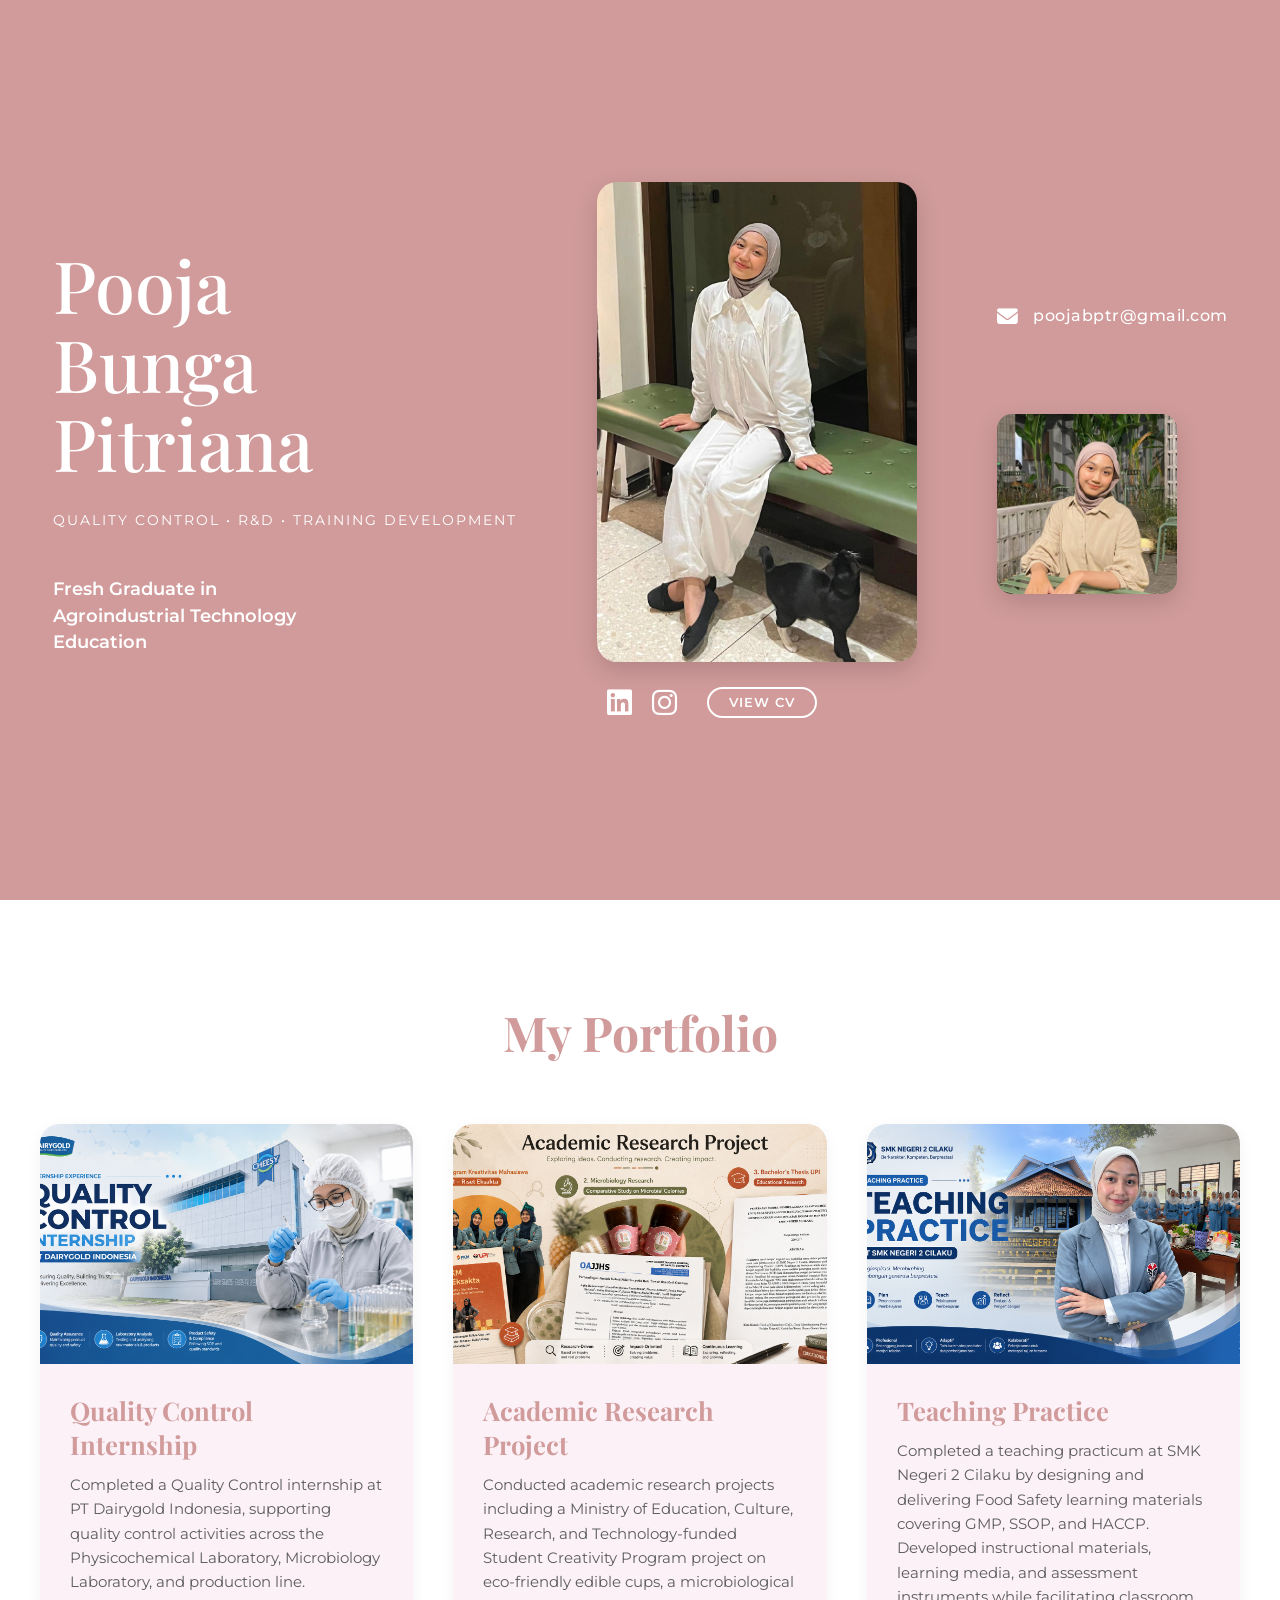
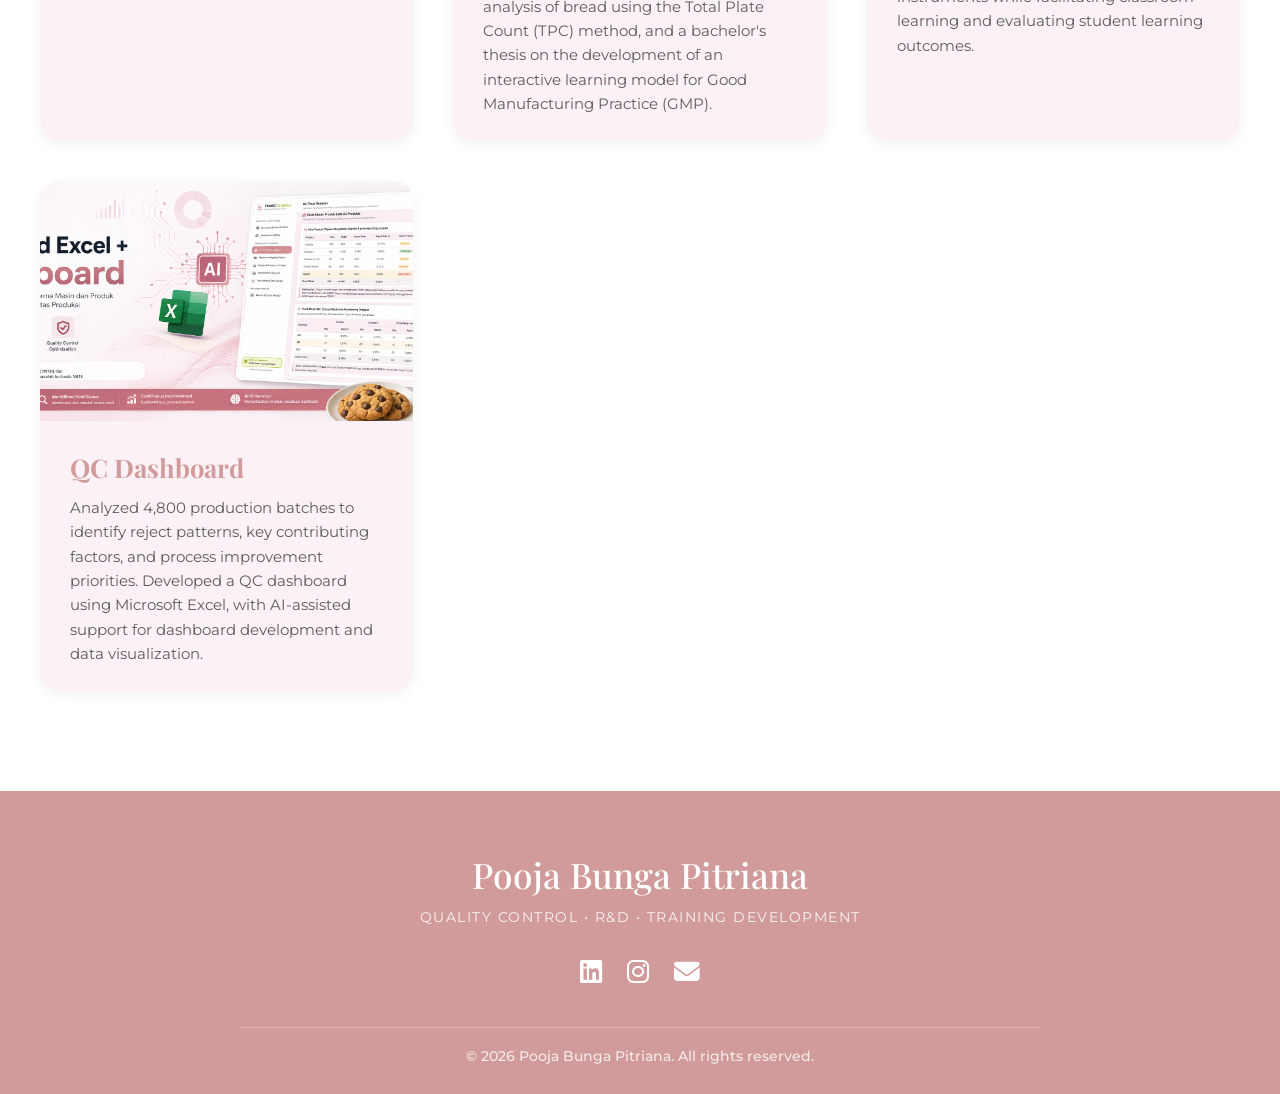
<file: index.html>
<!DOCTYPE html>
<html lang="en">
<head> 
    <meta charset="UTF-8">
    <meta name="viewport" content="width=device-width, initial-scale=1.0">
    <title>Pooja Bunga Pitriana</title>
    <meta name="description" content="Official portfolio of Pooja Bunga Pitriana, a fresh graduate in Agroindustrial Technology Education specializing in Quality Control, R&D, and Training Development.">
    <meta name="keywords" content="Pooja Bunga Pitriana, Quality Control, R&D, Training Development, Agroindustrial Technology Education">
    <meta name="author" content="Pooja Bunga Pitriana">

    <!-- Open Graph / Facebook / LinkedIn / WhatsApp -->
    <meta property="og:type" content="website">
    <meta property="og:url" content="https://poojabunga.my.id/"> <!-- Ganti dengan URL website asli Anda -->
    <meta property="og:title" content="Pooja Bunga Pitriana | Portfolio">
    <meta property="og:description" content="Explore the professional portfolio of Pooja Bunga Pitriana, specializing in Quality Control, R&D, and Training Development.">
    <meta property="og:image" content="https://poojabunga.my.id/FOTO_UTAMA.jpg"> <!-- Ganti dengan URL absolut foto Anda -->

    <!-- Schema.org Markup for Google (Structured Data) -->
    <script type="application/ld+json">
    {
      "@context": "https://schema.org",
      "@type": "Person",
      "name": "Pooja Bunga Pitriana",
      "url": "https://poojabunga.my.id/",
      "image": "https://poojabunga.my.id//FOTO_UTAMA.jpg",
      "sameAs": [
        "https://www.linkedin.com/in/poojabunga/",
        "https://www.instagram.com/poojabp_/"
      ],
      "jobTitle": "Quality Control, R&D, and Training Development Professional",
      "alumniOf": {
        "@type": "EducationalOrganization",
        "name": "Agroindustrial Technology Education"
      }
    }
    </script>
    
    <!-- Import Google Fonts -->
    <link rel="icon" type="image/x-icon" href="favicon.ico">
    <link rel="preconnect" href="https://fonts.googleapis.com">
    <link rel="preconnect" href="https://fonts.gstatic.com" crossorigin>
    <link href="https://fonts.googleapis.com/css2?family=Playfair+Display:wght@400;500;700&family=Montserrat:wght@400;500;600&display=swap" rel="stylesheet">
    
    <!-- Import FontAwesome for Social Icons -->
    <link rel="stylesheet" href="https://cdnjs.cloudflare.com/ajax/libs/font-awesome/6.4.0/css/all.min.css">

    <style>
        /* --- Variabel Warna --- */
        :root {
            --primary-pink: #d19b9b;
            --primary-green: #b2c22b;
            --bg-pink: #fbf1f7;
            --text-dark: #5c5c5c;
            --text-light: #ffffff;
        }

        * {
            margin: 0;
            padding: 0;
            box-sizing: border-box;
        }

        body {
            font-family: 'Montserrat', sans-serif;
            overflow-x: hidden;
            background-color: var(--text-light); /* Background putih untuk keseluruhan web */
        }

        /* =========================================
           BAGIAN 1: HERO SECTION (Atas)
           ========================================= */
        .hero-section {
            background-color: var(--primary-pink); 
            color: var(--text-light); 
            display: flex;
            justify-content: center;
            align-items: center;
            min-height: 100vh;
            padding: 40px;
        }

        .container {
            display: flex;
            flex-direction: row;
            justify-content: center;
            align-items: center;
            width: 100%;
            max-width: 1400px;
            gap: 80px; 
        }

        /* --- Kolom Kiri --- */
        .left-col {
            display: flex;
            flex-direction: column;
            justify-content: center;
        }

        .name {
            font-family: 'Playfair Display', serif;
            font-size: 4.5rem;
            font-weight: 500;
            line-height: 1.1;
            margin-bottom: 30px;
            color: var(--text-light);
        }

        .roles {
            margin-bottom: 40px;
        }

        .roles p {
            font-size: 0.85rem;
            letter-spacing: 2px;
            margin-bottom: 8px;
            text-transform: uppercase;
            color: var(--text-light);
        }

        .description {
            font-size: 1.1rem;
            font-weight: 600;
            line-height: 1.5;
            color: var(--text-light);
        }

        /* --- Kolom Tengah --- */
        .center-col {
            display: flex;
            flex-direction: column;
            align-items: center;
        }

        .main-img {
            width: 320px;
            height: 480px;
            object-fit: cover;
            border-radius: 20px;
            box-shadow: 0 8px 25px rgba(0,0,0,0.15);
        }

        .social-icons {
            display: flex;
            gap: 20px;
            margin-top: 25px;
            align-self: flex-start;
            padding-left: 10px;
            align-items: center;
        }

        .social-icons > a > i {
            font-size: 1.8rem;
            color: var(--text-light);
            cursor: pointer;
            transition: opacity 0.3s ease;
        }

        .social-icons > a > i:hover {
            opacity: 0.7;
        }

        .cv-button {
            display: inline-flex;
            align-items: center;
            padding: 6px 20px; 
            margin-left: 10px; 
            border: 2px solid var(--text-light);
            border-radius: 25px;
            color: var(--text-light);
            text-decoration: none;
            font-size: 0.8rem; 
            font-weight: 600;
            text-transform: uppercase;
            letter-spacing: 1px;
            transition: all 0.3s ease;
        }

        .cv-button i {
            font-size: 1rem;
            margin-right: 8px; 
            transition: color 0.3s ease;
        }

        .cv-button:hover {
            background-color: var(--text-light);
            color: var(--primary-pink); 
        }

        .cv-button:hover i {
            color: var(--primary-pink); 
        }

        /* --- Kolom Kanan --- */
        .right-col {
            display: flex;
            flex-direction: column;
            justify-content: center;
            align-items: flex-start; 
        }

        .contact-info {
            margin-bottom: 70px;
        }

        .contact-info a {
            display: flex;
            align-items: center;
            font-size: 1rem;
            color: var(--text-light);
            text-decoration: none;
            margin-bottom: 18px;
            font-weight: 500;
            letter-spacing: 0.5px;
        }

        .contact-info a i {
            margin-right: 15px;
            font-size: 1.3rem; 
        }

        .sec-img {
            width: 180px;
            height: 180px;
            object-fit: cover;
            border-radius: 15px;
            box-shadow: 0 8px 25px rgba(0,0,0,0.15);
        }


        /* =========================================
           BAGIAN 2: PORTFOLIO SECTION (Tengah)
           ========================================= */
        .portfolio-section {
            background-color: var(--text-light); 
            padding: 100px 40px;
            text-align: center;
        }

        .portfolio-header {
            font-family: 'Playfair Display', serif;
            font-size: 3rem;
            color: var(--primary-pink);
            margin-bottom: 60px;
            font-weight: 700;
        }

        .portfolio-grid {
            display: grid;
            grid-template-columns: repeat(auto-fit, minmax(320px, 1fr));
            gap: 40px;
            max-width: 1200px;
            margin: 0 auto;
        }

        .portfolio-card {
            background-color: var(--bg-pink); 
            border-radius: 20px;
            overflow: hidden;
            box-shadow: 0 4px 15px rgba(0,0,0,0.05);
            transition: transform 0.3s ease, box-shadow 0.3s ease;
            text-align: left;
        }

        .portfolio-card:hover {
            transform: translateY(-10px); 
            box-shadow: 0 10px 25px rgba(209, 155, 155, 0.2);
        }

        .portfolio-card img {
            width: 100%;
            height: 240px;
            object-fit: cover;
        }

        .portfolio-content {
            padding: 25px 30px;
        }

        .portfolio-content h3 {
            font-family: 'Playfair Display', serif;
            font-size: 1.6rem;
            margin-bottom: 12px;
        }

        .portfolio-content h3 a {
            text-decoration: none;
            color: var(--primary-pink);
            transition: color 0.3s ease;
        }

        .portfolio-content h3 a:hover {
            color: var(--primary-green); 
        }

        .portfolio-content p {
            font-size: 0.95rem;
            color: var(--text-dark);
            line-height: 1.6;
        }

        /* =========================================
           BAGIAN 3: FOOTER SECTION (Bawah)
           ========================================= */
        .footer {
            background-color: var(--primary-pink);
            color: var(--text-light);
            padding: 60px 20px 30px;
            text-align: center;
        }

        .footer-content {
            max-width: 800px;
            margin: 0 auto;
            display: flex;
            flex-direction: column;
            align-items: center;
        }

        .footer-name {
            font-family: 'Playfair Display', serif;
            font-size: 2.2rem;
            margin-bottom: 10px;
            font-weight: 500;
        }

        .footer-tagline {
            font-size: 0.9rem;
            letter-spacing: 1.5px;
            margin-bottom: 30px;
            opacity: 0.9;
            text-transform: uppercase;
        }

        .footer-socials {
            display: flex;
            gap: 25px;
            margin-bottom: 40px;
        }

        .footer-socials a {
            color: var(--text-light);
            font-size: 1.6rem;
            transition: transform 0.3s ease, color 0.3s ease;
        }

        .footer-socials a:hover {
            color: var(--primary-green);
            transform: translateY(-4px); /* Animasi sedikit melompat saat dihover */
        }

        .footer-bottom {
            border-top: 1px solid rgba(255, 255, 255, 0.3);
            padding-top: 20px;
            width: 100%;
            font-size: 0.85rem;
            opacity: 0.8;
            font-weight: 500;
        }

        /* --- Responsif --- */
        @media (max-width: 1200px) {
            .container { gap: 40px; }
            .name { font-size: 3.5rem; }
            .main-img { width: 280px; height: 420px; }
            .sec-img { width: 160px; height: 160px; }
        }

        @media (max-width: 860px) {
            .container {
                flex-direction: column;
                text-align: center;
                gap: 50px;
            }
            .right-col { align-items: center; }
            .social-icons { align-self: center; padding-left: 0; }
            .cv-button { margin-left: 0; }
            .center-col { order: -1; }
            
            .portfolio-header { font-size: 2.5rem; }
            .footer-name { font-size: 1.8rem; }
            .footer-tagline { font-size: 0.75rem; }
        }
    </style>
</head>
<body>

    <!-- ================= HERO SECTION ================= -->
    <section class="hero-section">
        <div class="container">
            <!-- Kolom Kiri -->
            <div class="left-col">
                <h1 class="name">Pooja<br>Bunga<br>Pitriana</h1>
                
                <div class="roles">
                    <p>Quality Control • R&D • Training Development</p>
                </div>
                
                <div class="description">
                    <p>Fresh Graduate in<br>Agroindustrial Technology<br>Education</p>
                </div>
            </div>

            <!-- Kolom Tengah -->
            <div class="center-col">
                <img src="FOTO_UTAMA.jpg" alt="Portrait of Pooja Bunga Pitriana - Quality Control and R&D Professional" class="main-img">
                
                <div class="social-icons">
                    <a href="https://www.linkedin.com/in/poojabunga/" target="_blank">
                        <i class="fab fa-linkedin"></i>
                    </a>
                    <a href="https://www.instagram.com/poojabp_/" target="_blank">
                        <i class="fab fa-instagram"></i>
                    </a>
                    <a href="cv/" class="cv-button">
                        View CV
                    </a>
                </div>
            </div>

            <!-- Kolom Kanan -->
            <div class="right-col">
                <div class="contact-info">
                    <a href="mailto:poojabptr@gmail.com">
                        <i class="fas fa-envelope"></i> poojabptr@gmail.com
                    </a>
                </div>
                
                <img src="FOTO_KECIL.jpg" alt="Pooja Bunga Pitriana secondary portrait" class="sec-img">
            </div>
        </div>
    </section>

    <!-- ================= PORTFOLIO SECTION ================= -->
    <section class="portfolio-section">
        <h2 class="portfolio-header">My Portfolio</h2>
        
        <div class="portfolio-grid">
            
            <!-- Portfolio Item 1 -->
            <div class="portfolio-card">
                <img src="portofolio/portfolio1/header.png" alt="Quality Control Internship Project at PT Dairygold Indonesia">
                <div class="portfolio-content">
                    <h3><a href="portofolio/portfolio1/">Quality Control Internship</a></h3>
                    <p>Completed a Quality Control internship at PT Dairygold Indonesia, supporting quality control activities across the Physicochemical Laboratory, Microbiology Laboratory, and production line.</p>
                </div>
            </div>

            <!-- Portfolio Item 2 -->
            <div class="portfolio-card">
                <img src="portofolio/portfolio2/header.png" alt="Academic Research Project in Agroindustrial Technology">
                <div class="portfolio-content">
                    <h3><a href="portofolio/portfolio2/">Academic Research Project</a></h3>
                    <p>Conducted academic research projects including a Ministry of Education, Culture, Research, and Technology-funded Student Creativity Program project on eco-friendly edible cups, a microbiological analysis of bread using the Total Plate Count (TPC) method, and a bachelor's thesis on the development of an interactive learning model for Good Manufacturing Practice (GMP).</p>
                </div>
            </div>

            <!-- Portfolio Item 3 -->
            <div class="portfolio-card">
                <img src="portofolio/portfolio3/header.png" alt="Teaching Practice and Food Safety Instructional Materials">
                <div class="portfolio-content">
                    <h3><a href="portofolio/portfolio3/">Teaching Practice</a></h3>
                    <p>Completed a teaching practicum at SMK Negeri 2 Cilaku by designing and delivering Food Safety learning materials covering GMP, SSOP, and HACCP. Developed instructional materials, learning media, and assessment instruments while facilitating classroom learning and evaluating student learning outcomes.</p>
                </div>
            </div>

            <!-- Portfolio Item 4 -->
            <div class="portfolio-card">
                <img src="portofolio/portfolio4/header.png" alt="Teaching Practice and Food Safety Instructional Materials">
                <div class="portfolio-content">
                    <h3><a href="portofolio/portfolio4/">QC Dashboard</a></h3>
                    <p>Analyzed 4,800 production batches to identify reject patterns, key contributing factors, and process improvement priorities. Developed a QC dashboard using Microsoft Excel, with AI-assisted support for dashboard development and data visualization.</p>
                </div>
            </div>

        </div>
    </section>

    <!-- ================= FOOTER SECTION ================= -->
    <footer class="footer">
        <div class="footer-content">
            <!-- Menampilkan nama lagi dengan font Serif sebagai branding -->
            <h2 class="footer-name">Pooja Bunga Pitriana</h2>
            <p class="footer-tagline">Quality Control &bull; R&D &bull; Training Development</p>
            
            <div class="footer-socials">
                <a href="https://www.linkedin.com/in/poojabunga/" target="_blank"><i class="fab fa-linkedin"></i></a>
                <a href="https://www.instagram.com/poojabp_/" target="_blank"><i class="fab fa-instagram"></i></a>
                <a href="mailto:poojabptr@gmail.com"><i class="fas fa-envelope"></i></a>
            </div>

            <div class="footer-bottom">
                <p>&copy; 2026 Pooja Bunga Pitriana. All rights reserved.</p>
            </div>
        </div>
    </footer>

</body>
</html>
</file>
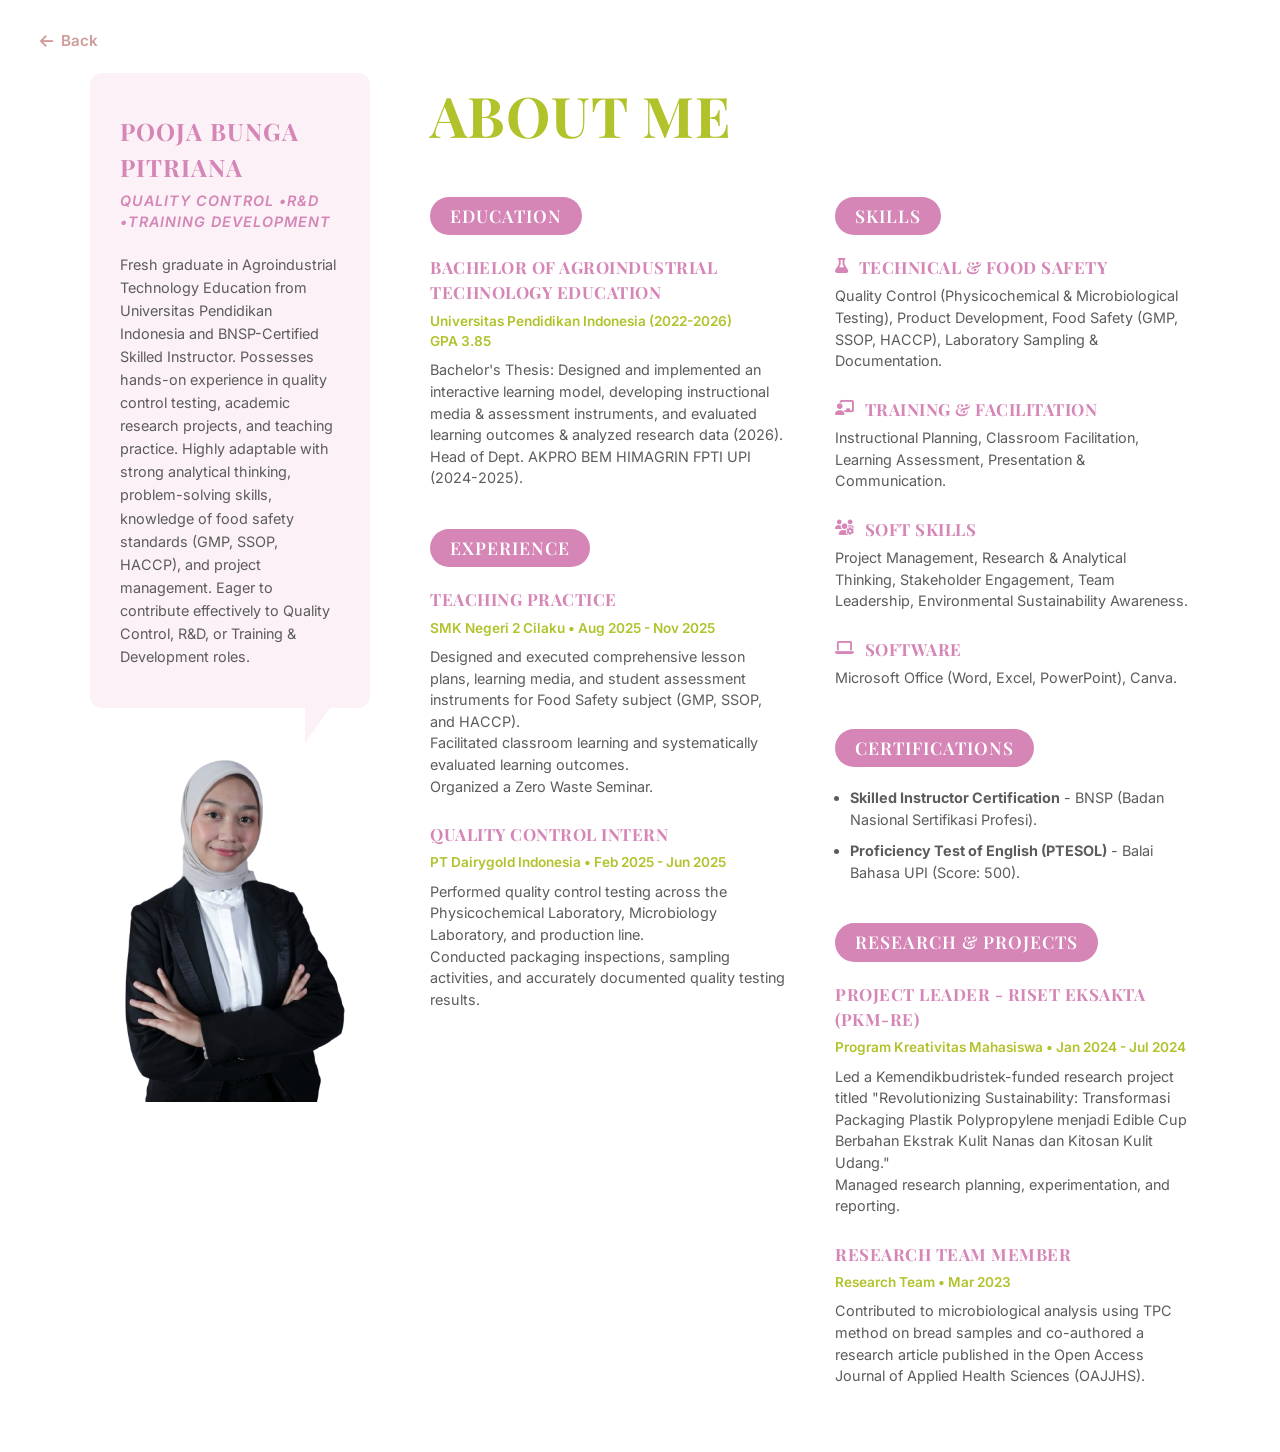
<file: cv/index.html>
<!DOCTYPE html>
<html lang="id">
<head>
    <meta charset="UTF-8">
    <meta name="viewport" content="width=device-width, initial-scale=1.0">
    <title>CV - Pooja Bunga Pitriana</title>
    <!-- Import Google Fonts -->
    <link href="https://fonts.googleapis.com/css2?family=Inter:wght@400;500;600&family=Playfair+Display:ital,wght@0,600;0,700;1,600&display=swap" rel="stylesheet">
    <!-- FontAwesome for Icons -->
    <link rel="stylesheet" href="https://cdnjs.cloudflare.com/ajax/libs/font-awesome/6.4.0/css/all.min.css">
    
    <style>
        /* CSS Variables for colors */
        :root {
            --primary-pink: #d586b7;
            --primary-green: #b2c22b;
            --bg-pink: #fbf1f7;
            --text-dark: #5c5c5c;
            --text-light: #ffffff;
            --font-serif: 'Playfair Display', serif;
            --font-sans: 'Inter', sans-serif;
        }

        body {
            margin: 0;
            padding: 0;
            font-family: var(--font-sans);
            background-color: #ffffff;
            color: var(--text-dark);
            line-height: 1.5;
        }

        /* BACK BUTTON CSS */
        .back-btn {
            display: inline-flex;
            align-items: center;
            margin: 30px 0 0 40px; 
            color: #d19b9b;
            text-decoration: none;
            font-family: var(--font-sans);
            font-weight: 600;
            font-size: 0.95em;
            transition: color 0.3s ease;
        }

        .back-btn:hover {
            color: var(--primary-pink); 
        }

        .back-btn i {
            margin-right: 8px;
        }

        .container {
            display: flex;
            max-width: 1100px;
            margin: 20px auto 40px auto;
            padding: 0 20px;
        }

        /* SIDEBAR (Left Column) */
        .sidebar {
            flex: 0 0 280px;
            display: flex;
            flex-direction: column;
            align-items: center;
        }

        .speech-bubble {
            background-color: var(--bg-pink);
            padding: 40px 30px;
            border-radius: 12px;
            position: relative;
            width: 100%;
            box-sizing: border-box;
            text-align: left;
        }

        /* Speech Bubble Tail */
        .speech-bubble::after {
            content: '';
            position: absolute;
            bottom: -35px;
            right: 40px;
            border-width: 35px 25px 0 0;
            border-style: solid;
            border-color: var(--bg-pink) transparent transparent transparent;
        }

        .speech-bubble h1 {
            font-family: var(--font-serif);
            color: var(--primary-pink);
            font-size: 1.5em;
            margin: 0 0 5px 0;
            letter-spacing: 1px;
            text-transform: uppercase;
        }

        .speech-bubble .title {
            color: var(--primary-pink);
            font-size: 0.9em;
            font-style: italic;
            font-weight: 600;
            margin: 0 0 20px 0;
            letter-spacing: 1px;
        }

        .speech-bubble .bio {
            font-size: 0.9em;
            color: var(--text-dark);
            margin: 0;
            line-height: 1.6;
        }

        .profile-pic {
            width: 100%;
            max-width: 260px;
            margin-top: 50px;
            object-fit: cover;
        }

        /* MAIN CONTENT (Right Column) */
        .main-content {
            flex: 1;
            padding-left: 60px;
        }

        .page-title {
            font-family: var(--font-serif);
            color: var(--primary-green);
            font-size: 3.5em;
            margin: 0 0 40px 0;
            font-weight: 700;
            letter-spacing: 1px;
        }

        .grid-container {
            display: grid;
            grid-template-columns: 1fr 1fr;
            gap: 50px;
        }

        .section-badge {
            display: inline-block;
            background-color: var(--primary-pink);
            color: var(--text-light);
            font-family: var(--font-serif);
            font-size: 1.1em;
            font-weight: 600;
            padding: 6px 20px;
            border-radius: 20px;
            margin: 0 0 20px 0;
            text-transform: uppercase;
            letter-spacing: 1px;
        }

        .item {
            margin-bottom: 25px;
        }

        .item-title {
            font-family: var(--font-serif);
            color: var(--primary-pink);
            font-size: 1.05em;
            margin: 0 0 5px 0;
            text-transform: uppercase;
            font-weight: 700;
            letter-spacing: 0.5px;
            display: flex;
            align-items: flex-start;
        }

        .item-title i {
            margin-right: 10px;
            margin-top: 3px;
            font-size: 0.9em;
        }

        .item-subtitle {
            color: var(--primary-green);
            font-size: 0.85em;
            font-weight: 600;
            margin: 0 0 8px 0;
        }

        .item-desc {
            font-size: 0.9em;
            margin: 0;
            line-height: 1.5;
        }

        .experience-section {
            margin-top: 40px;
        }

        ul.cert-list {
            padding-left: 15px;
            margin: 0;
            font-size: 0.9em;
        }

        ul.cert-list li {
            margin-bottom: 10px;
        }

        /* Responsive adjustment */
        @media (max-width: 900px) {
            .back-btn {
                margin: 20px 0 0 20px;
            }
            .container {
                flex-direction: column;
                margin-top: 20px;
            }
            .sidebar {
                flex: none;
                width: 100%;
                max-width: 400px;
                margin: 0 auto 40px auto;
            }
            .main-content {
                padding-left: 0;
            }
            .grid-container {
                grid-template-columns: 1fr;
            }
        }
    </style>
</head>
<body>

    <!-- Tombol Back -->
    <a href="../" class="back-btn">
        <i class="fa-solid fa-arrow-left"></i> Back
    </a>

    <div class="container">
        <!-- Sidebar Kiri -->
        <aside class="sidebar">
            <div class="speech-bubble">
                <h1>POOJA BUNGA PITRIANA</h1>
                <p class="title">QUALITY CONTROL •R&D •TRAINING DEVELOPMENT</p>
                <p class="bio">
                    Fresh graduate in Agroindustrial Technology Education from Universitas Pendidikan Indonesia and BNSP-Certified Skilled Instructor. Possesses hands-on experience in quality control testing, academic research projects, and teaching practice. Highly adaptable with strong analytical thinking, problem-solving skills, knowledge of food safety standards (GMP, SSOP, HACCP), and project management. Eager to contribute effectively to Quality Control, R&D, or Training & Development roles.
                </p>
            </div>
            <!-- Ganti src di bawah dengan foto asli Pooja -->
            <img src="foto_cv.png" alt="Pooja Bunga Pitriana" class="profile-pic" style="border-radius: 10px;">
        </aside>

        <!-- Konten Utama Kanan -->
        <main class="main-content">
            <h1 class="page-title">ABOUT ME</h1>
            
            <div class="grid-container">
                <!-- Kolom 1: Education & Experience -->
                <div class="col-left">
                    <section>
                        <h2 class="section-badge">EDUCATION</h2>
                        <div class="item">
                            <h3 class="item-title">BACHELOR OF AGROINDUSTRIAL TECHNOLOGY EDUCATION</h3>
                            <p class="item-subtitle">Universitas Pendidikan Indonesia (2022-2026) <br> GPA 3.85</p>
                            <p class="item-desc">Bachelor's Thesis: Designed and implemented an interactive learning model, developing instructional media & assessment instruments, and evaluated learning outcomes & analyzed research data (2026). <br> Head of Dept. AKPRO BEM HIMAGRIN FPTI UPI (2024-2025).</p>
                        </div>
                    </section>

                    <section class="experience-section">
                        <h2 class="section-badge">EXPERIENCE</h2>
                        <div class="item">
                            <h3 class="item-title">TEACHING PRACTICE</h3>
                            <p class="item-subtitle">SMK Negeri 2 Cilaku • Aug 2025 - Nov 2025</p>
                            <p class="item-desc">Designed and executed comprehensive lesson plans, learning media, and student assessment instruments for Food Safety subject (GMP, SSOP, and HACCP). <br> Facilitated classroom learning and systematically evaluated learning outcomes. <br> Organized a Zero Waste Seminar.</p>
                        </div>
                        <div class="item">
                            <h3 class="item-title">QUALITY CONTROL INTERN</h3>
                            <p class="item-subtitle">PT Dairygold Indonesia • Feb 2025 - Jun 2025</p>
                            <p class="item-desc">Performed quality control testing across the Physicochemical Laboratory, Microbiology Laboratory, and production line. <br> Conducted packaging inspections, sampling activities, and accurately documented quality testing results.</p>
                        </div>
                    </section>
                </div>

                <!-- Kolom 2: Skills, Certifications & Projects -->
                <div class="col-right">
                    <section>
                        <h2 class="section-badge">SKILLS</h2>
                        <div class="item">
                            <h3 class="item-title"><i class="fa-solid fa-flask"></i> TECHNICAL & FOOD SAFETY</h3>
                            <p class="item-desc">Quality Control (Physicochemical & Microbiological Testing), Product Development, Food Safety (GMP, SSOP, HACCP), Laboratory Sampling & Documentation.</p>
                        </div>
                        <div class="item">
                            <h3 class="item-title"><i class="fa-solid fa-chalkboard-user"></i> TRAINING & FACILITATION</h3>
                            <p class="item-desc">Instructional Planning, Classroom Facilitation, Learning Assessment, Presentation & Communication.</p>
                        </div>
                        <div class="item">
                            <h3 class="item-title"><i class="fa-solid fa-users-gear"></i> SOFT SKILLS</h3>
                            <p class="item-desc">Project Management, Research & Analytical Thinking, Stakeholder Engagement, Team Leadership, Environmental Sustainability Awareness.</p>
                        </div>
                        <div class="item">
                            <h3 class="item-title"><i class="fa-solid fa-laptop"></i> SOFTWARE</h3>
                            <p class="item-desc">Microsoft Office (Word, Excel, PowerPoint), Canva.</p>
                        </div>
                    </section>

                    <section class="experience-section">
                        <h2 class="section-badge">CERTIFICATIONS</h2>
                        <ul class="cert-list">
                            <li><strong>Skilled Instructor Certification</strong> - BNSP (Badan Nasional Sertifikasi Profesi).</li>
                            <li><strong>Proficiency Test of English (PTESOL)</strong> - Balai Bahasa UPI (Score: 500).</li>
                        </ul>
                    </section>

                    <section class="experience-section">
                        <h2 class="section-badge">RESEARCH & PROJECTS</h2>
                        <div class="item">
                            <h3 class="item-title">PROJECT LEADER - RISET EKSAKTA (PKM-RE)</h3>
                            <p class="item-subtitle">Program Kreativitas Mahasiswa • Jan 2024 - Jul 2024</p>
                            <p class="item-desc">Led a Kemendikbudristek-funded research project titled "Revolutionizing Sustainability: Transformasi Packaging Plastik Polypropylene menjadi Edible Cup Berbahan Ekstrak Kulit Nanas dan Kitosan Kulit Udang." <br> Managed research planning, experimentation, and reporting.</p>
                        </div>
                        <div class="item">
                            <h3 class="item-title">RESEARCH TEAM MEMBER</h3>
                            <p class="item-subtitle">Research Team • Mar 2023</p>
                            <p class="item-desc">Contributed to microbiological analysis using TPC method on bread samples and co-authored a research article published in the Open Access Journal of Applied Health Sciences (OAJJHS).</p>
                        </div>
                    </section>
                </div>
            </div>
        </main>
    </div>

</body>
</html>
</file>
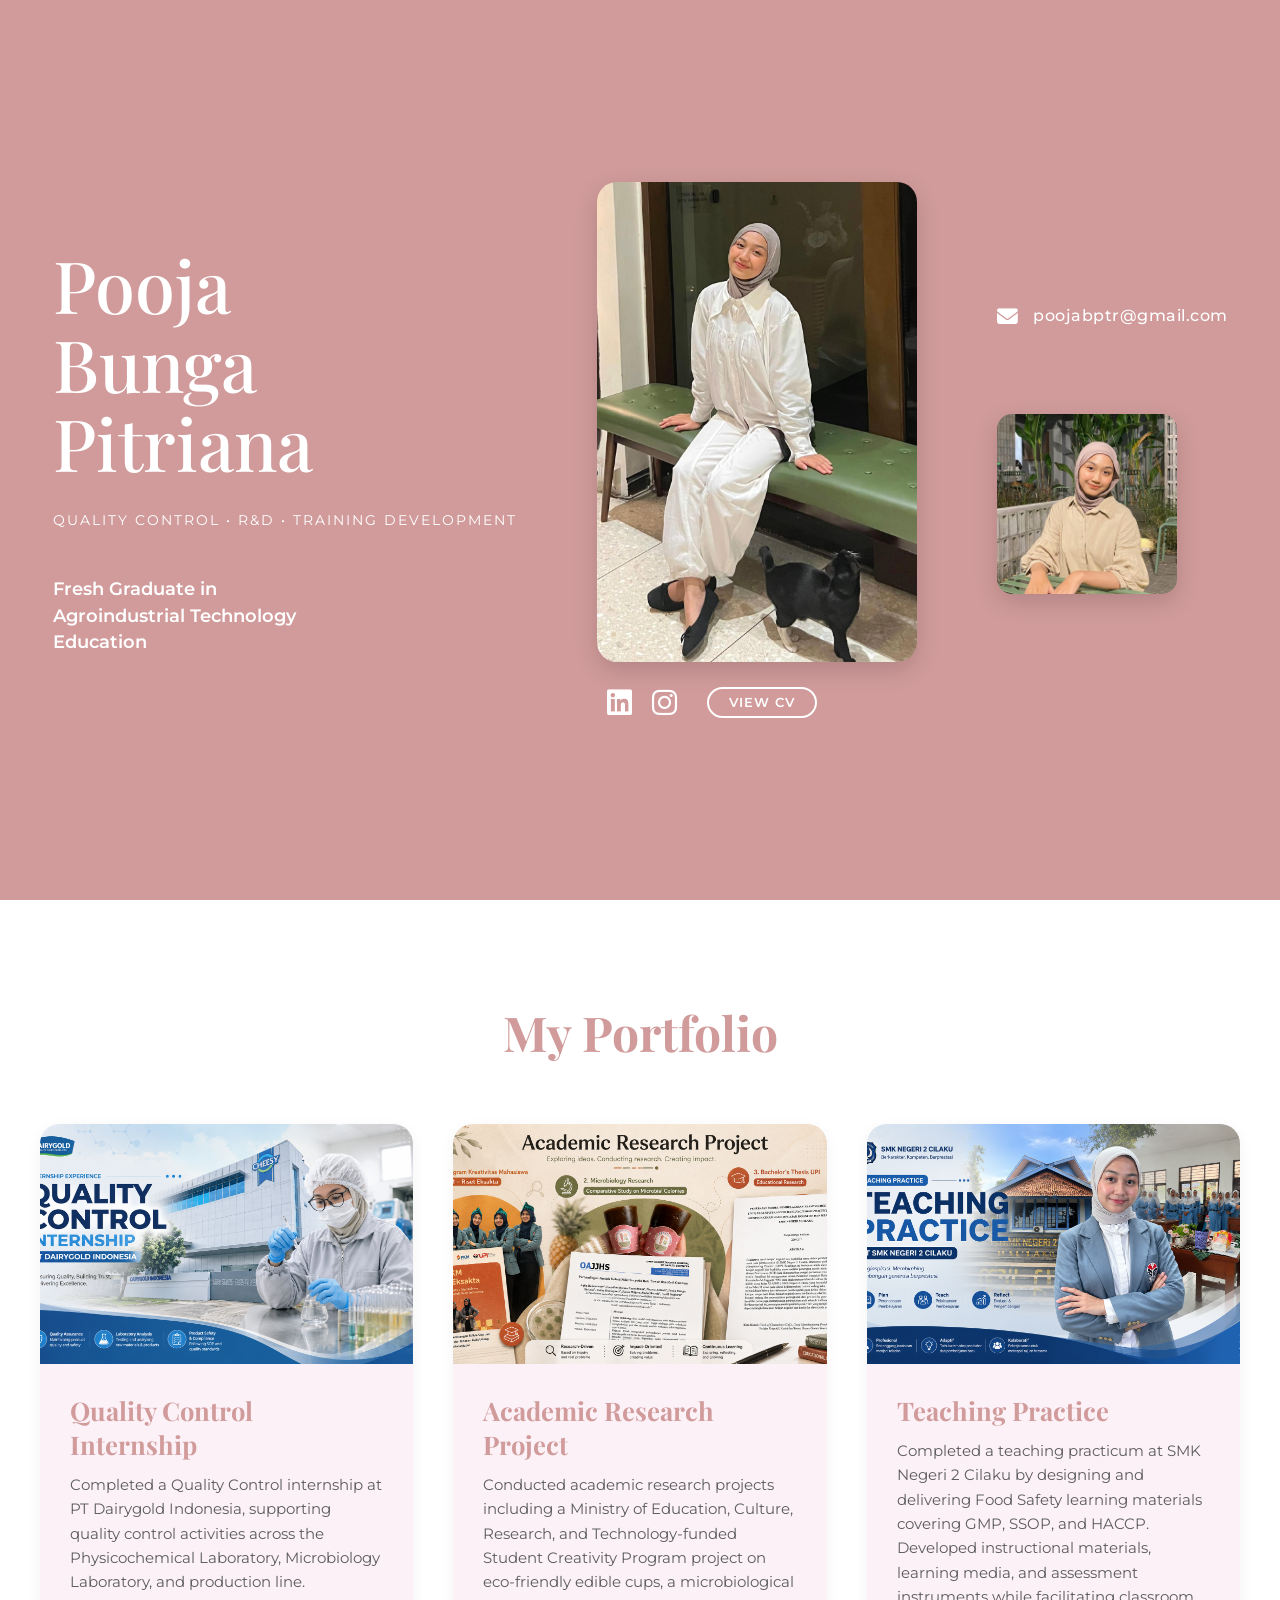
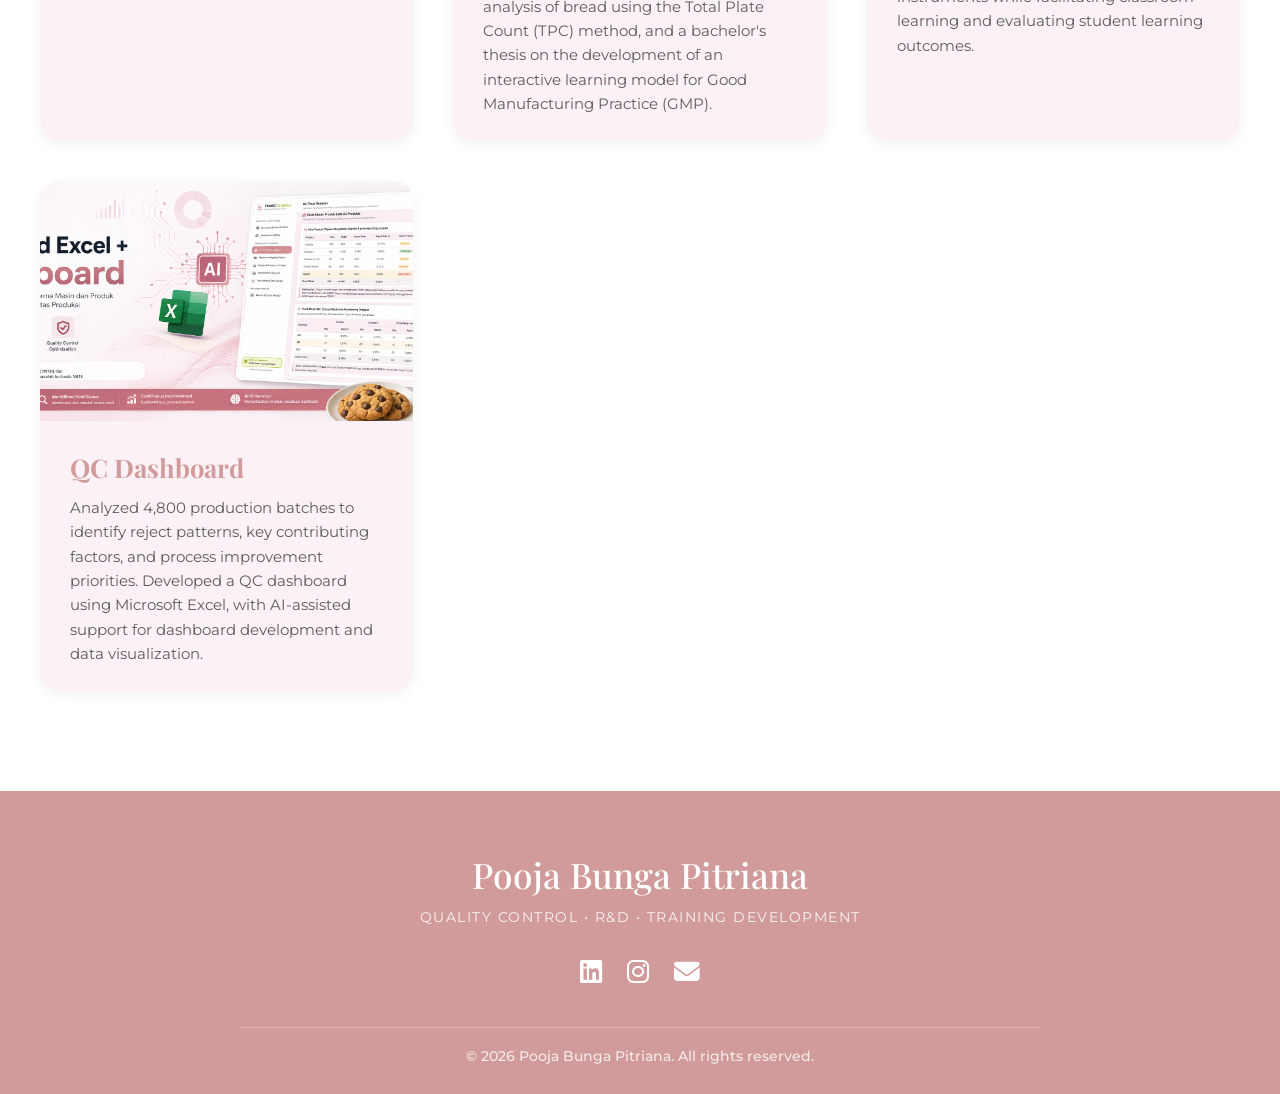
<file: portofolio/index.html>
<!DOCTYPE html>
<html>
<head>
    <meta charset="UTF-8">
    <meta http-equiv="refresh" content="0; url=/">
    <title>Redirecting...</title>
</head>
<body>
    <script>
        window.location.replace("/");
    </script>
</body>
</html>
</file>
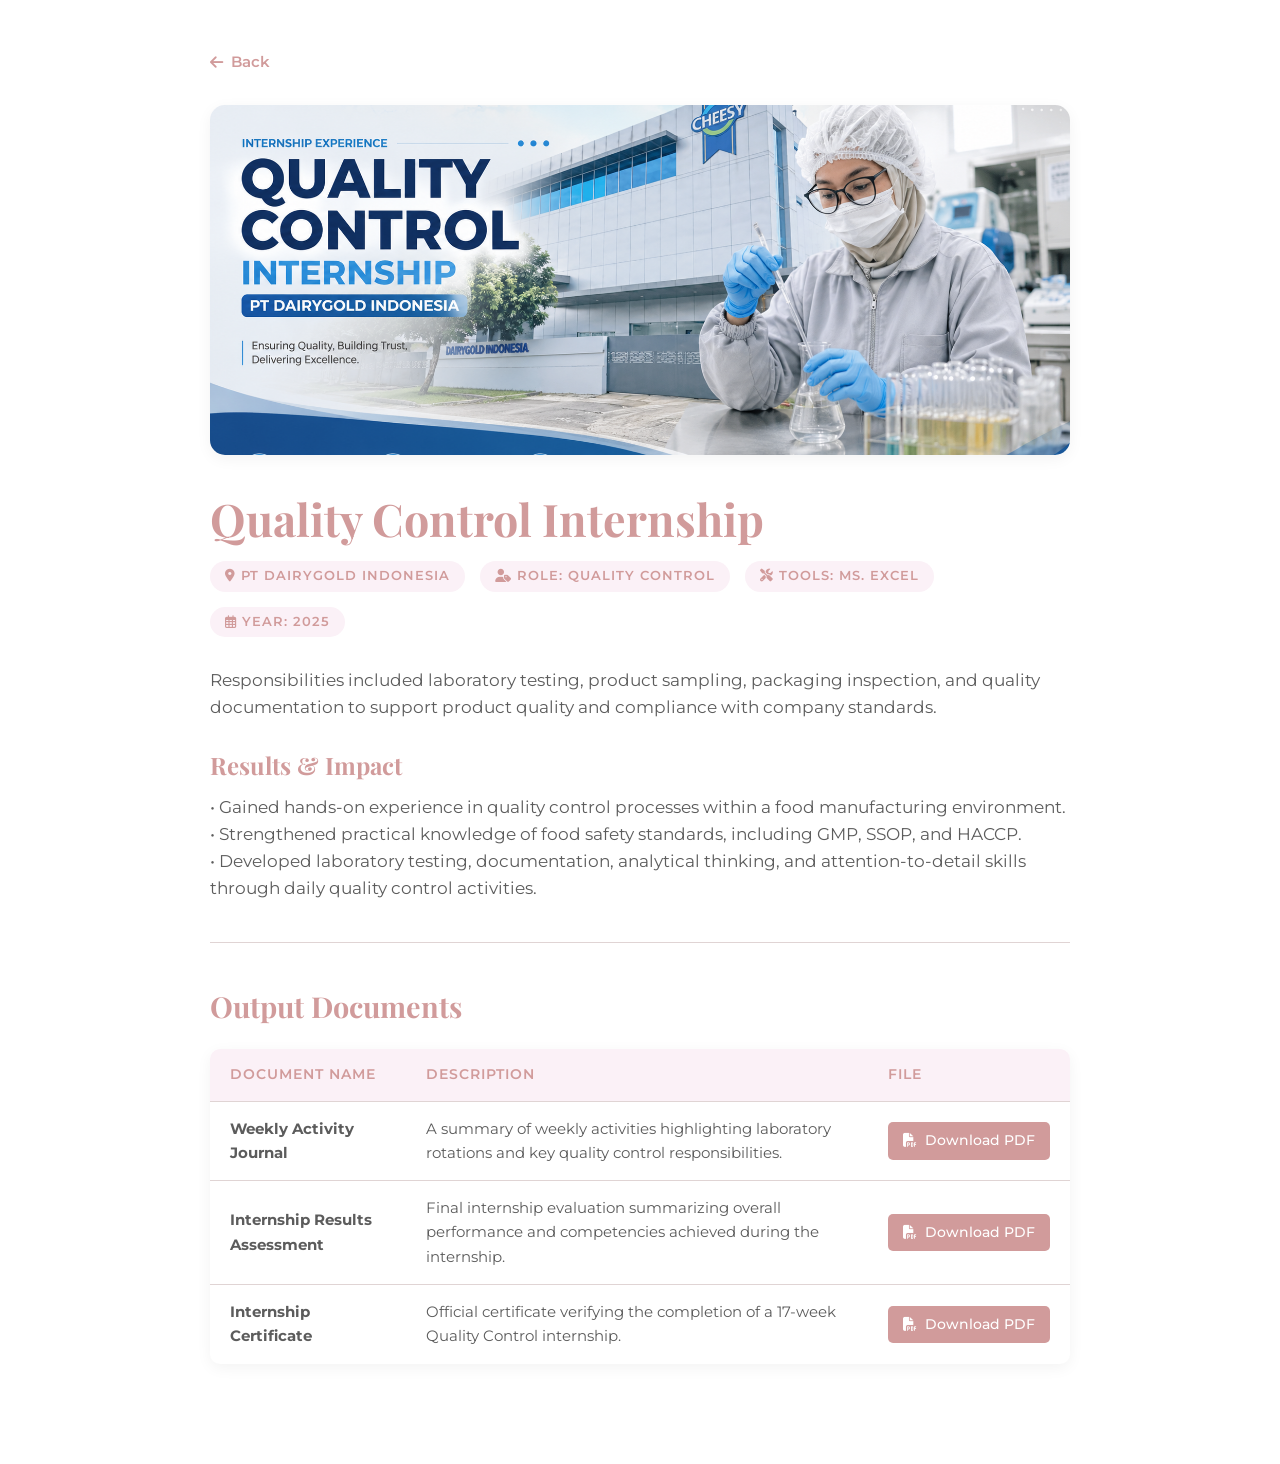
<file: portofolio/portfolio1/index.html>
<!DOCTYPE html>
<html lang="en">
<head>
    <meta charset="UTF-8">
    <meta name="viewport" content="width=device-width, initial-scale=1.0">
    <title>Portfolio - Quality Control Internship</title>
    
    <!-- Import Google Fonts & Icons -->
    <link href="https://fonts.googleapis.com/css2?family=Playfair+Display:wght@500;700&family=Montserrat:wght@400;500;600&display=swap" rel="stylesheet">
    <link rel="stylesheet" href="https://cdnjs.cloudflare.com/ajax/libs/font-awesome/6.4.0/css/all.min.css">
    
    <style>
        :root {
            --primary-pink: #d19b9b;
            --primary-green: #b2c22b;
            --bg-pink: #fbf1f7;
            --text-dark: #5c5c5c;
            --text-light: #ffffff;
            --border-color: #e0d4d4;
        }

        * { margin: 0; padding: 0; box-sizing: border-box; }
        body { font-family: 'Montserrat', sans-serif; background-color: var(--text-light); color: var(--text-dark); line-height: 1.6; padding-bottom: 50px; }

        .container { max-width: 900px; margin: 50px auto; padding: 0 20px; }
        
        .back-btn { display: inline-flex; align-items: center; margin-bottom: 30px; text-decoration: none; color: var(--primary-pink); font-weight: 600; font-size: 0.95rem; transition: color 0.3s ease; }
        .back-btn i { margin-right: 8px; }
        .back-btn:hover { color: var(--primary-green); }

        /* --- Gambar Hero Portofolio --- */
        .project-hero-img { width: 100%; height: 350px; object-fit: cover; border-radius: 15px; margin-bottom: 30px; box-shadow: 0 4px 15px rgba(0,0,0,0.05); }

        .project-title { font-family: 'Playfair Display', serif; font-size: 2.8rem; color: var(--primary-pink); margin-bottom: 15px; line-height: 1.2; }
        
        /* --- Informasi Meta --- */
        .project-meta { display: flex; flex-wrap: wrap; gap: 15px; margin-bottom: 30px; }
        .meta-tag { background-color: var(--bg-pink); color: var(--primary-pink); padding: 5px 15px; border-radius: 20px; font-size: 0.8rem; font-weight: 600; text-transform: uppercase; letter-spacing: 1px; }
        
        .project-desc { margin-bottom: 40px; font-size: 1.05rem; }
        .project-desc h3 { font-family: 'Playfair Display', serif; font-size: 1.5rem; color: var(--primary-pink); margin: 25px 0 10px 0; }

        /* --- Style Tabel --- */
        .doc-section-title { font-family: 'Playfair Display', serif; font-size: 1.8rem; color: var(--primary-pink); margin-bottom: 20px; border-top: 1px solid var(--border-color); padding-top: 40px; }
        .doc-table { width: 100%; border-collapse: collapse; margin-bottom: 30px; background-color: #fff; box-shadow: 0 4px 15px rgba(0,0,0,0.05); border-radius: 10px; overflow: hidden; }
        .doc-table th, .doc-table td { padding: 15px 20px; text-align: left; border-bottom: 1px solid var(--border-color); font-size: 0.95rem; }
        .doc-table th { background-color: var(--bg-pink); color: var(--primary-pink); font-weight: 600; text-transform: uppercase; font-size: 0.85rem; letter-spacing: 1px; }
        .doc-table tr:hover { background-color: #fcf9fa; }
        .doc-table tr:last-child td { border-bottom: none; }

        /* --- Tombol Download --- */
        .download-btn { display: inline-flex; align-items: center; padding: 8px 15px; background-color: var(--primary-pink); color: #fff; text-decoration: none; border-radius: 5px; font-size: 0.85rem; font-weight: 500; transition: background-color 0.3s; white-space: nowrap; }
        .download-btn i { margin-right: 8px; }
        .download-btn:hover { background-color: var(--primary-green); }

        @media (max-width: 768px) {
            .project-title { font-size: 2.2rem; }
            .project-hero-img { height: 200px; }
            .table-responsive { overflow-x: auto; -webkit-overflow-scrolling: touch; }
        }
    </style>
</head>
<body>

    <div class="container">
        <!-- Teks tombol diubah ke Bahasa Inggris -->
        <a href="../../" class="back-btn"><i class="fas fa-arrow-left"></i> Back</a>
        
        <img src="header.png" alt="Project Cover" class="project-hero-img">

        <!-- Judul tetap Bahasa Indonesia -->
        <h1 class="project-title">Quality Control Internship</h1>
        
        <div class="project-meta">
            <span class="meta-tag"><i class="fas fa-map-marker-alt"></i> PT Dairygold Indonesia</span>
            <span class="meta-tag"><i class="fas fa-user-tag"></i> Role: Quality Control</span>
            <span class="meta-tag"><i class="fas fa-tools"></i> Tools: Ms. Excel</span>
            <!-- Label diubah ke Bahasa Inggris -->
            <span class="meta-tag"><i class="far fa-calendar-alt"></i> Year: 2025</span>
        </div>

        <div class="project-desc">
            <!-- Isi deskripsi tetap Bahasa Indonesia -->
            <p>Responsibilities included laboratory testing, product sampling, packaging inspection, and quality documentation to support product quality and compliance with company standards.</p>
            
            <!-- Judul Sub-section diubah ke Bahasa Inggris -->
            <h3>Results & Impact</h3>
            <p>• Gained hands-on experience in quality control processes within a food manufacturing environment.</p>
            <p>• Strengthened practical knowledge of food safety standards, including GMP, SSOP, and HACCP.</p>
            <p>• Developed laboratory testing, documentation, analytical thinking, and attention-to-detail skills through daily quality control activities. </p>
        </div>

        <!-- Judul section tabel diubah ke Bahasa Inggris -->
        <h2 class="doc-section-title">Output Documents</h2>
        <div class="table-responsive">
            <table class="doc-table">
                <thead>
                    <tr>
                        <!-- Header tabel diubah ke Bahasa Inggris -->
                        <th>Document Name</th>
                        <th>Description</th>
                        <th>File</th>
                    </tr>
                </thead>
                <tbody>
                    <tr>
                        <!-- Nama dokumen & keterangan tetap Bahasa Indonesia -->
                        <td><strong>Weekly Activity Journal</strong></td>
                        <td>A summary of weekly activities highlighting laboratory rotations and key quality control responsibilities.</td>
                        <!-- Teks tombol diubah ke Bahasa Inggris -->
                        <td><a href="PoojaBungaPitriana_WeeklyActivityJournal(Internship).pdf" class="download-btn" target="_blank"><i class="fas fa-file-pdf"></i> Download PDF</a></td>
                    </tr>
                    <tr>
                        <td><strong>Internship Results Assessment</strong></td>
                        <td>Final internship evaluation summarizing overall performance and competencies achieved during the internship.</td>
                        <td><a href="PoojaBungaPitriana_InternshipResultsAssessment.pdf" class="download-btn" target="_blank"><i class="fas fa-file-pdf"></i> Download PDF</a></td>
                    </tr>
                    <tr>
                        <td><strong>Internship Certificate</strong></td>
                        <td>Official certificate verifying the completion of a 17-week Quality Control internship.</td>
                        <td><a href="PoojaBungaPitriana_InternshipCertificate.pdf" class="download-btn" target="_blank"><i class="fas fa-file-pdf"></i> Download PDF</a></td>
                    </tr>
                </tbody>
            </table>
        </div>
        
    </div>

</body>
</html>
</file>
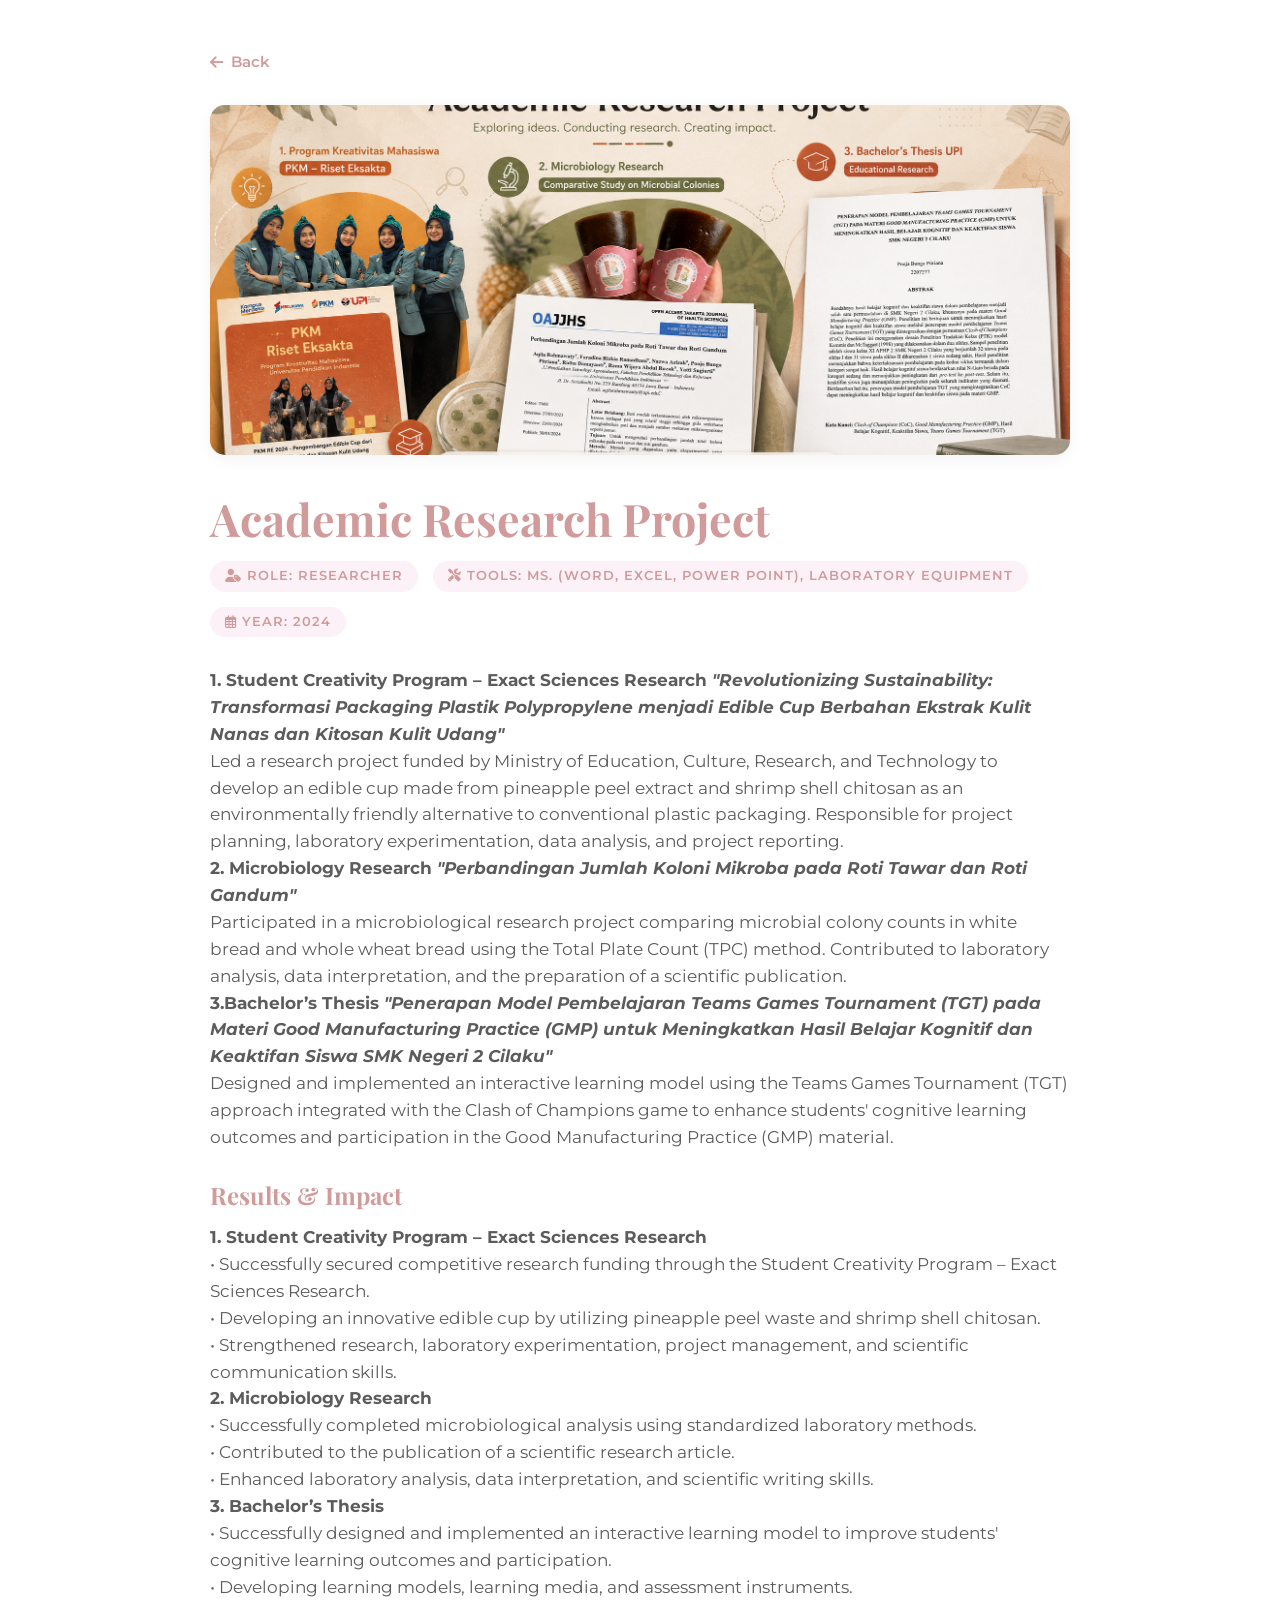
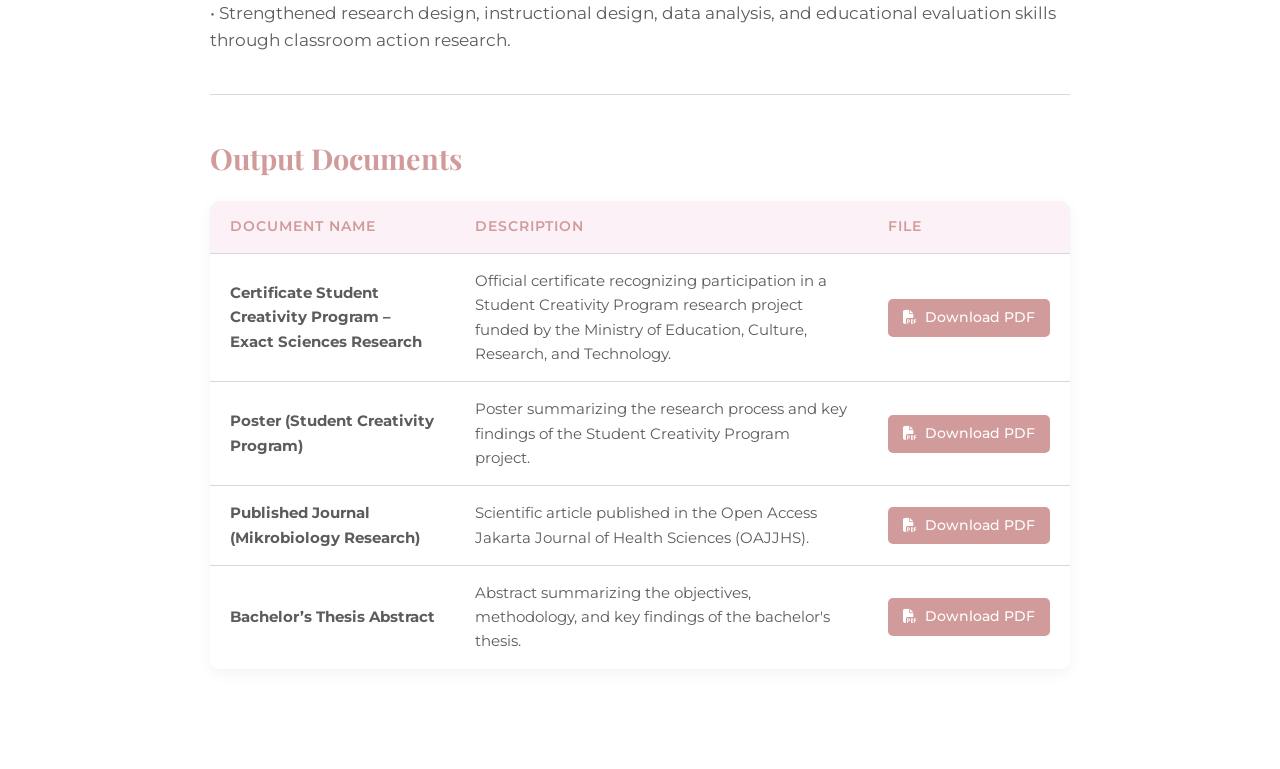
<file: portofolio/portfolio2/index.html>
<!DOCTYPE html>
<html lang="en">
<head>
    <meta charset="UTF-8">
    <meta name="viewport" content="width=device-width, initial-scale=1.0">
    <title>Portfolio - Academic Research Project</title>
    
    <!-- Import Google Fonts & Icons -->
    <link href="https://fonts.googleapis.com/css2?family=Playfair+Display:wght@500;700&family=Montserrat:wght@400;500;600&display=swap" rel="stylesheet">
    <link rel="stylesheet" href="https://cdnjs.cloudflare.com/ajax/libs/font-awesome/6.4.0/css/all.min.css">
    
    <style>
        :root {
            --primary-pink: #d19b9b;
            --primary-green: #b2c22b;
            --bg-pink: #fbf1f7;
            --text-dark: #5c5c5c;
            --text-light: #ffffff;
            --border-color: #e0d4d4;
        }

        * { margin: 0; padding: 0; box-sizing: border-box; }
        body { font-family: 'Montserrat', sans-serif; background-color: var(--text-light); color: var(--text-dark); line-height: 1.6; padding-bottom: 50px; }

        .container { max-width: 900px; margin: 50px auto; padding: 0 20px; }
        
        .back-btn { display: inline-flex; align-items: center; margin-bottom: 30px; text-decoration: none; color: var(--primary-pink); font-weight: 600; font-size: 0.95rem; transition: color 0.3s ease; }
        .back-btn i { margin-right: 8px; }
        .back-btn:hover { color: var(--primary-green); }

        /* --- Gambar Hero Portofolio --- */
        .project-hero-img { width: 100%; height: 350px; object-fit: cover; border-radius: 15px; margin-bottom: 30px; box-shadow: 0 4px 15px rgba(0,0,0,0.05); }

        .project-title { font-family: 'Playfair Display', serif; font-size: 2.8rem; color: var(--primary-pink); margin-bottom: 15px; line-height: 1.2; }
        
        /* --- Informasi Meta --- */
        .project-meta { display: flex; flex-wrap: wrap; gap: 15px; margin-bottom: 30px; }
        .meta-tag { background-color: var(--bg-pink); color: var(--primary-pink); padding: 5px 15px; border-radius: 20px; font-size: 0.8rem; font-weight: 600; text-transform: uppercase; letter-spacing: 1px; }
        
        .project-desc { margin-bottom: 40px; font-size: 1.05rem; }
        .project-desc h3 { font-family: 'Playfair Display', serif; font-size: 1.5rem; color: var(--primary-pink); margin: 25px 0 10px 0; }

        /* --- Style Tabel --- */
        .doc-section-title { font-family: 'Playfair Display', serif; font-size: 1.8rem; color: var(--primary-pink); margin-bottom: 20px; border-top: 1px solid var(--border-color); padding-top: 40px; }
        .doc-table { width: 100%; border-collapse: collapse; margin-bottom: 30px; background-color: #fff; box-shadow: 0 4px 15px rgba(0,0,0,0.05); border-radius: 10px; overflow: hidden; }
        .doc-table th, .doc-table td { padding: 15px 20px; text-align: left; border-bottom: 1px solid var(--border-color); font-size: 0.95rem; }
        .doc-table th { background-color: var(--bg-pink); color: var(--primary-pink); font-weight: 600; text-transform: uppercase; font-size: 0.85rem; letter-spacing: 1px; }
        .doc-table tr:hover { background-color: #fcf9fa; }
        .doc-table tr:last-child td { border-bottom: none; }

        /* --- Tombol Download --- */
        .download-btn { display: inline-flex; align-items: center; padding: 8px 15px; background-color: var(--primary-pink); color: #fff; text-decoration: none; border-radius: 5px; font-size: 0.85rem; font-weight: 500; transition: background-color 0.3s; white-space: nowrap; }
        .download-btn i { margin-right: 8px; }
        .download-btn:hover { background-color: var(--primary-green); }

        @media (max-width: 768px) {
            .project-title { font-size: 2.2rem; }
            .project-hero-img { height: 200px; }
            .table-responsive { overflow-x: auto; -webkit-overflow-scrolling: touch; }
        }
    </style>
</head>
<body>

    <div class="container">
        <!-- Teks tombol diubah ke Bahasa Inggris -->
        <a href="../../" class="back-btn"><i class="fas fa-arrow-left"></i> Back</a>
        
        <img src="header.png" alt="Project Cover" class="project-hero-img">

        <!-- Judul tetap Bahasa Indonesia -->
        <h1 class="project-title">Academic Research Project</h1>
        
        <div class="project-meta">
            <span class="meta-tag"><i class="fas fa-user-tag"></i> Role: Researcher</span>
            <span class="meta-tag"><i class="fas fa-tools"></i> Tools: Ms. (Word, Excel, Power Point), Laboratory Equipment </span>
            <!-- Label diubah ke Bahasa Inggris -->
            <span class="meta-tag"><i class="far fa-calendar-alt"></i> Year: 2024</span>
        </div>

        <div class="project-desc">
            <!-- Isi deskripsi tetap Bahasa Indonesia -->
            <p><b>1. Student Creativity Program – Exact Sciences Research <i>"Revolutionizing Sustainability: Transformasi Packaging Plastik Polypropylene menjadi Edible Cup Berbahan Ekstrak Kulit Nanas dan Kitosan Kulit Udang"</i></b></p>
            <p>Led a research project funded by Ministry of Education, Culture, Research, and Technology to develop an edible cup made from pineapple peel extract and shrimp shell chitosan as an environmentally friendly alternative to conventional plastic packaging. Responsible for project planning, laboratory experimentation, data analysis, and project reporting.</p>
            <p><b>2. Microbiology Research <i>"Perbandingan Jumlah Koloni Mikroba pada Roti Tawar dan Roti Gandum"</i></b></p>
            <p>Participated in a microbiological research project comparing microbial colony counts in white bread and whole wheat bread using the Total Plate Count (TPC) method. Contributed to laboratory analysis, data interpretation, and the preparation of a scientific publication.</p>
            <p><b>3.Bachelor’s Thesis <i>"Penerapan Model Pembelajaran Teams Games Tournament (TGT) pada Materi Good Manufacturing Practice (GMP) untuk  Meningkatkan Hasil Belajar Kognitif dan Keaktifan Siswa SMK Negeri 2 Cilaku"</i></b></p>
            <p>Designed and implemented an interactive learning model using the Teams Games Tournament (TGT) approach integrated with the Clash of Champions game to enhance students' cognitive learning outcomes and participation in the Good Manufacturing Practice (GMP) material.</p>
            
            <!-- Judul Sub-section diubah ke Bahasa Inggris -->
            <h3>Results & Impact</h3>
            <p><b>1. Student Creativity Program – Exact Sciences Research</b></p>
            <p>• Successfully secured competitive research funding through the Student Creativity Program – Exact Sciences Research.</p>
            <p>• Developing an innovative edible cup by utilizing pineapple peel waste and shrimp shell chitosan.</p>
            <p>• Strengthened research, laboratory experimentation, project management, and scientific communication skills.</p>
            <p><b>2. Microbiology Research</b></p>
            <p>• Successfully completed microbiological analysis using standardized laboratory methods.</p>
            <p>• Contributed to the publication of a scientific research article.</p>
            <p>• Enhanced laboratory analysis, data interpretation, and scientific writing skills.</p>
            <p><b>3. Bachelor’s Thesis</b></p>
            <p>• Successfully designed and implemented an interactive learning model to improve students' cognitive learning outcomes and participation.</p>
            <p>• Developing learning models, learning media, and assessment instruments.</p>
            <p>• Strengthened research design, instructional design, data analysis, and educational evaluation skills through classroom action research.</p>
        </div>

        <!-- Judul section tabel diubah ke Bahasa Inggris -->
        <h2 class="doc-section-title">Output Documents</h2>
        <div class="table-responsive">
            <table class="doc-table">
                <thead>
                    <tr>
                        <!-- Header tabel diubah ke Bahasa Inggris -->
                        <th>Document Name</th>
                        <th>Description</th>
                        <th>File</th>
                    </tr>
                </thead>
                <tbody>
                    <tr>
                        <!-- Nama dokumen & keterangan tetap Bahasa Indonesia -->
                        <td><strong>Certificate Student Creativity Program – Exact Sciences Research</strong></td>
                        <td>Official certificate recognizing participation in a Student Creativity Program research project funded by the Ministry of Education, Culture, Research, and Technology.</td>
                        <!-- Teks tombol diubah ke Bahasa Inggris -->
                        <td><a href="PoojaBungaPitriana_CertificateStudentCreativityProgram–ExactSciencesResearch.pdf" class="download-btn" target="_blank"><i class="fas fa-file-pdf"></i> Download PDF</a></td>
                    </tr>
                    <tr>
                        <td><strong>Poster (Student Creativity Program)</strong></td>
                        <td>Poster summarizing the research process and key findings of the Student Creativity Program project.</td>
                        <td><a href="PoojaBungaPitriana_Poster(StudentCreativityProgram).pdf" class="download-btn" target="_blank"><i class="fas fa-file-pdf"></i> Download PDF</a></td>
                    </tr>
                    <tr>
                        <td><strong>Published Journal (Mikrobiology Research)</strong></td>
                        <td>Scientific article published in the Open Access Jakarta Journal of Health Sciences (OAJJHS).</td>
                        <td><a href="PoojaBungaPitriana_PublishedJournal(MikrobiologyResearch).pdf" class="download-btn" target="_blank"><i class="fas fa-file-pdf"></i> Download PDF</a></td>
                    </tr>
                    <tr>
                        <td><strong>Bachelor’s Thesis Abstract</strong></td>
                        <td>Abstract summarizing the objectives, methodology, and key findings of the bachelor's thesis.</td>
                        <td><a href="PoojaBungaPitriana_Bachelor’sThesisAbstract.pdf" class="download-btn" target="_blank"><i class="fas fa-file-pdf"></i> Download PDF</a></td>
                    </tr>
                </tbody>
            </table>
        </div>
        
    </div>

</body>
</html>
</file>
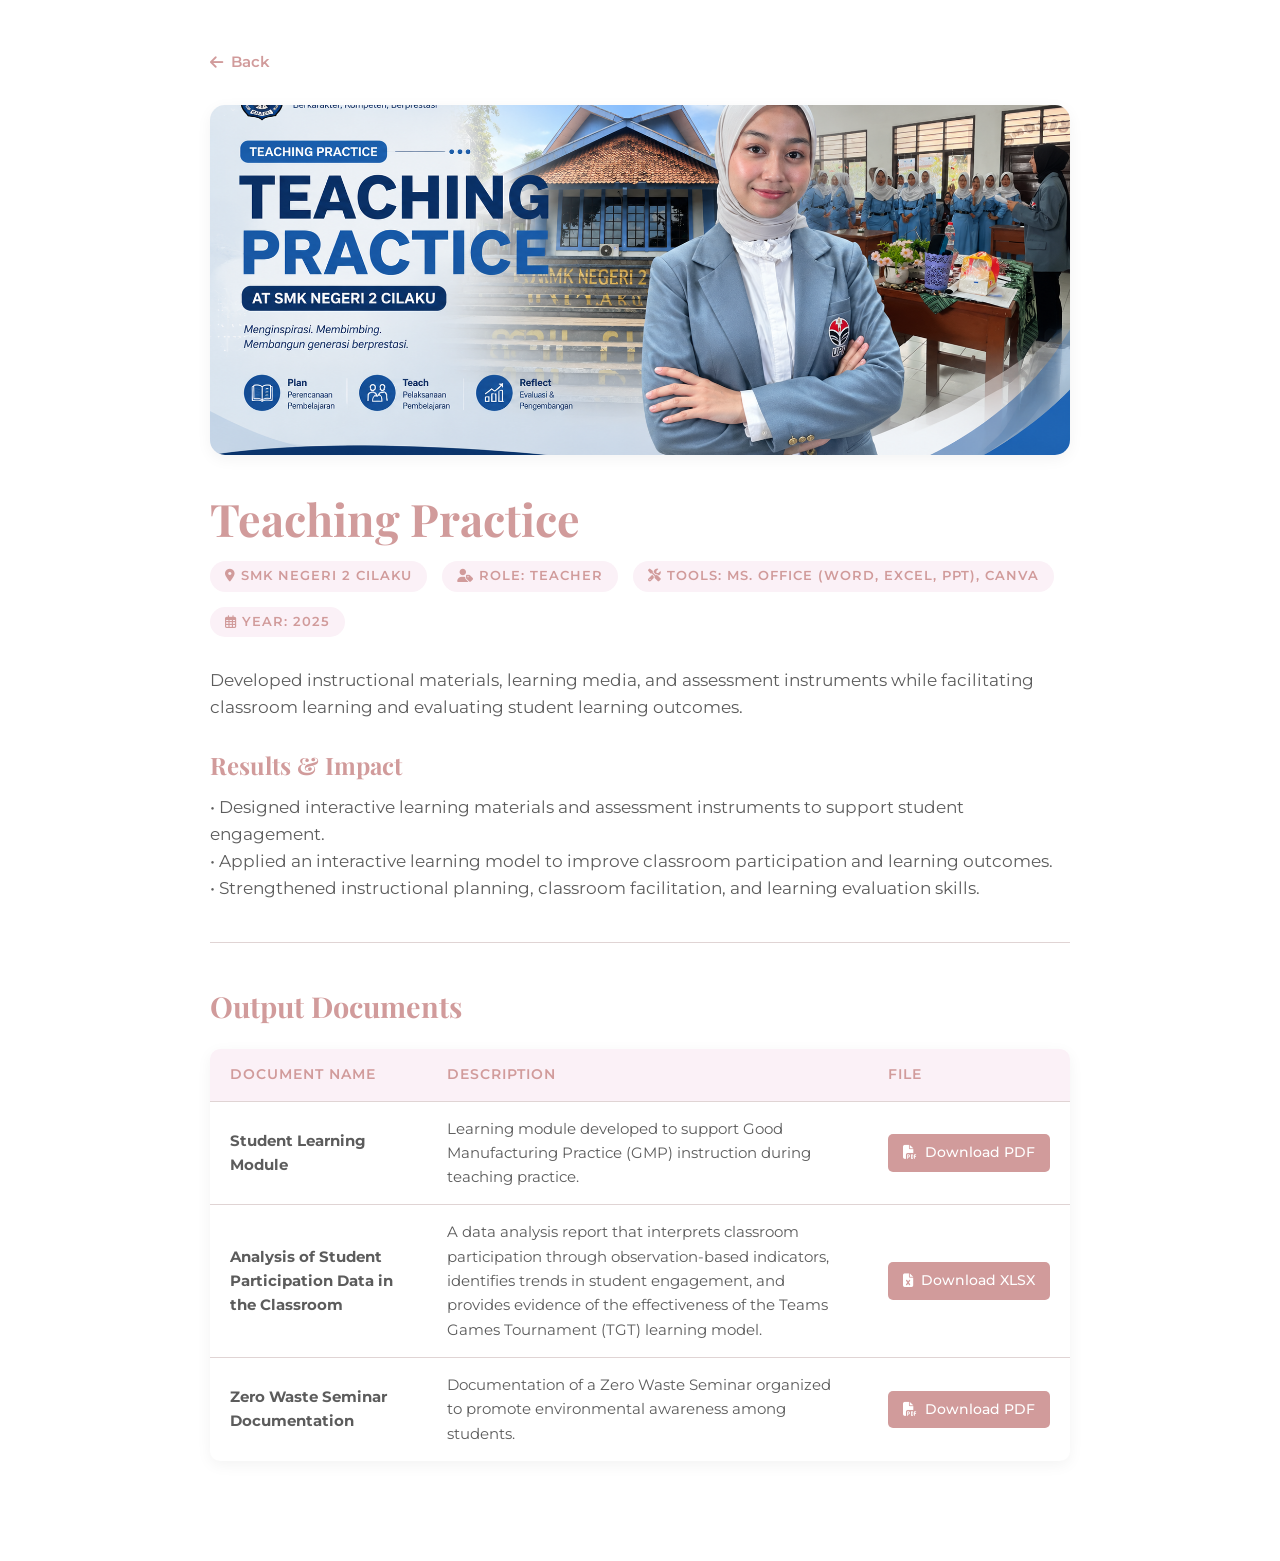
<file: portofolio/portfolio3/index.html>
<!DOCTYPE html>
<html lang="en">
<head>
    <meta charset="UTF-8">
    <meta name="viewport" content="width=device-width, initial-scale=1.0">
    <title>Portfolio - Teaching Practice</title>
    
    <!-- Import Google Fonts & Icons -->
    <link href="https://fonts.googleapis.com/css2?family=Playfair+Display:wght@500;700&family=Montserrat:wght@400;500;600&display=swap" rel="stylesheet">
    <link rel="stylesheet" href="https://cdnjs.cloudflare.com/ajax/libs/font-awesome/6.4.0/css/all.min.css">
    
    <style>
        :root {
            --primary-pink: #d19b9b;
            --primary-green: #b2c22b;
            --bg-pink: #fbf1f7;
            --text-dark: #5c5c5c;
            --text-light: #ffffff;
            --border-color: #e0d4d4;
        }

        * { margin: 0; padding: 0; box-sizing: border-box; }
        body { font-family: 'Montserrat', sans-serif; background-color: var(--text-light); color: var(--text-dark); line-height: 1.6; padding-bottom: 50px; }

        .container { max-width: 900px; margin: 50px auto; padding: 0 20px; }
        
        .back-btn { display: inline-flex; align-items: center; margin-bottom: 30px; text-decoration: none; color: var(--primary-pink); font-weight: 600; font-size: 0.95rem; transition: color 0.3s ease; }
        .back-btn i { margin-right: 8px; }
        .back-btn:hover { color: var(--primary-green); }

        /* --- Gambar Hero Portofolio --- */
        .project-hero-img { width: 100%; height: 350px; object-fit: cover; border-radius: 15px; margin-bottom: 30px; box-shadow: 0 4px 15px rgba(0,0,0,0.05); }

        .project-title { font-family: 'Playfair Display', serif; font-size: 2.8rem; color: var(--primary-pink); margin-bottom: 15px; line-height: 1.2; }
        
        /* --- Informasi Meta --- */
        .project-meta { display: flex; flex-wrap: wrap; gap: 15px; margin-bottom: 30px; }
        .meta-tag { background-color: var(--bg-pink); color: var(--primary-pink); padding: 5px 15px; border-radius: 20px; font-size: 0.8rem; font-weight: 600; text-transform: uppercase; letter-spacing: 1px; }
        
        .project-desc { margin-bottom: 40px; font-size: 1.05rem; }
        .project-desc h3 { font-family: 'Playfair Display', serif; font-size: 1.5rem; color: var(--primary-pink); margin: 25px 0 10px 0; }

        /* --- Style Tabel --- */
        .doc-section-title { font-family: 'Playfair Display', serif; font-size: 1.8rem; color: var(--primary-pink); margin-bottom: 20px; border-top: 1px solid var(--border-color); padding-top: 40px; }
        .doc-table { width: 100%; border-collapse: collapse; margin-bottom: 30px; background-color: #fff; box-shadow: 0 4px 15px rgba(0,0,0,0.05); border-radius: 10px; overflow: hidden; }
        .doc-table th, .doc-table td { padding: 15px 20px; text-align: left; border-bottom: 1px solid var(--border-color); font-size: 0.95rem; }
        .doc-table th { background-color: var(--bg-pink); color: var(--primary-pink); font-weight: 600; text-transform: uppercase; font-size: 0.85rem; letter-spacing: 1px; }
        .doc-table tr:hover { background-color: #fcf9fa; }
        .doc-table tr:last-child td { border-bottom: none; }

        /* --- Tombol Download --- */
        .download-btn { display: inline-flex; align-items: center; padding: 8px 15px; background-color: var(--primary-pink); color: #fff; text-decoration: none; border-radius: 5px; font-size: 0.85rem; font-weight: 500; transition: background-color 0.3s; white-space: nowrap; }
        .download-btn i { margin-right: 8px; }
        .download-btn:hover { background-color: var(--primary-green); }

        @media (max-width: 768px) {
            .project-title { font-size: 2.2rem; }
            .project-hero-img { height: 200px; }
            .table-responsive { overflow-x: auto; -webkit-overflow-scrolling: touch; }
        }
    </style>
</head>
<body>

    <div class="container">
        <!-- Teks tombol diubah ke Bahasa Inggris -->
        <a href="../../" class="back-btn"><i class="fas fa-arrow-left"></i> Back</a>
        
        <img src="header.png" alt="Project Cover" class="project-hero-img">

        <!-- Judul tetap Bahasa Indonesia -->
        <h1 class="project-title"> Teaching Practice</h1>
        
        <div class="project-meta">
            <span class="meta-tag"><i class="fas fa-map-marker-alt"></i> SMK Negeri 2 Cilaku</span>
            <span class="meta-tag"><i class="fas fa-user-tag"></i> Role: Teacher</span>
            <span class="meta-tag"><i class="fas fa-tools"></i> Tools: Ms. Office (Word, Excel, PPT), Canva</span>
            <!-- Label diubah ke Bahasa Inggris -->
            <span class="meta-tag"><i class="far fa-calendar-alt"></i> Year: 2025</span>
        </div>

        <div class="project-desc">
            <!-- Isi deskripsi tetap Bahasa Indonesia -->
            <p>Developed instructional materials, learning media, and assessment instruments while facilitating classroom learning and evaluating student learning outcomes.</p>
            
            <!-- Judul Sub-section diubah ke Bahasa Inggris -->
            <h3>Results & Impact</h3>
            <p>• Designed interactive learning materials and assessment instruments to support student engagement.</p>
            <p>• Applied an interactive learning model to improve classroom participation and learning outcomes.</p>
            <p>• Strengthened instructional planning, classroom facilitation, and learning evaluation skills.</p>
        </div>

        <!-- Judul section tabel diubah ke Bahasa Inggris -->
        <h2 class="doc-section-title">Output Documents</h2>
        <div class="table-responsive">
            <table class="doc-table">
                <thead>
                    <tr>
                        <!-- Header tabel diubah ke Bahasa Inggris -->
                        <th>Document Name</th>
                        <th>Description</th>
                        <th>File</th>
                    </tr>
                </thead>
                <tbody>
                    <tr>
                        <!-- Nama dokumen & keterangan tetap Bahasa Indonesia -->
                        <td><strong>Student Learning Module</strong></td>
                        <td>Learning module developed to support Good Manufacturing Practice (GMP) instruction during teaching practice.</td>
                        <!-- Teks tombol diubah ke Bahasa Inggris -->
                        <td><a href="PoojaBungaPitriana_StudentLearningModule.pdf" class="download-btn" target="_blank"><i class="fas fa-file-pdf"></i> Download PDF</a></td>
                    </tr>
                    <tr>
                        <td><strong>Analysis of Student Participation Data in the Classroom</strong></td>
                        <td>A data analysis report that interprets classroom participation through observation-based indicators, identifies trends in student engagement, and provides evidence of the effectiveness of the Teams Games Tournament (TGT) learning model.</td>
                        <td><a href="PoojaBungaPitriana_AnalysisofStudentParticipationDataintheClassroom.xlsx" class="download-btn" target="_blank"><i class="fas fa-file-excel"></i> Download XLSX</a></td>
                    </tr>
                    <tr>
                        <td><strong>Zero Waste Seminar Documentation</strong></td>
                        <td>Documentation of a Zero Waste Seminar organized to promote environmental awareness among students.</td>
                        <td><a href="PoojaBungaPitriana_ZeroWasteSeminarDocumentation.pdf" class="download-btn" target="_blank"><i class="fas fa-file-pdf"></i> Download PDF</a></td>
                    </tr>
                </tbody>
            </table>
        </div>
        
    </div>

</body>
</html>
</file>
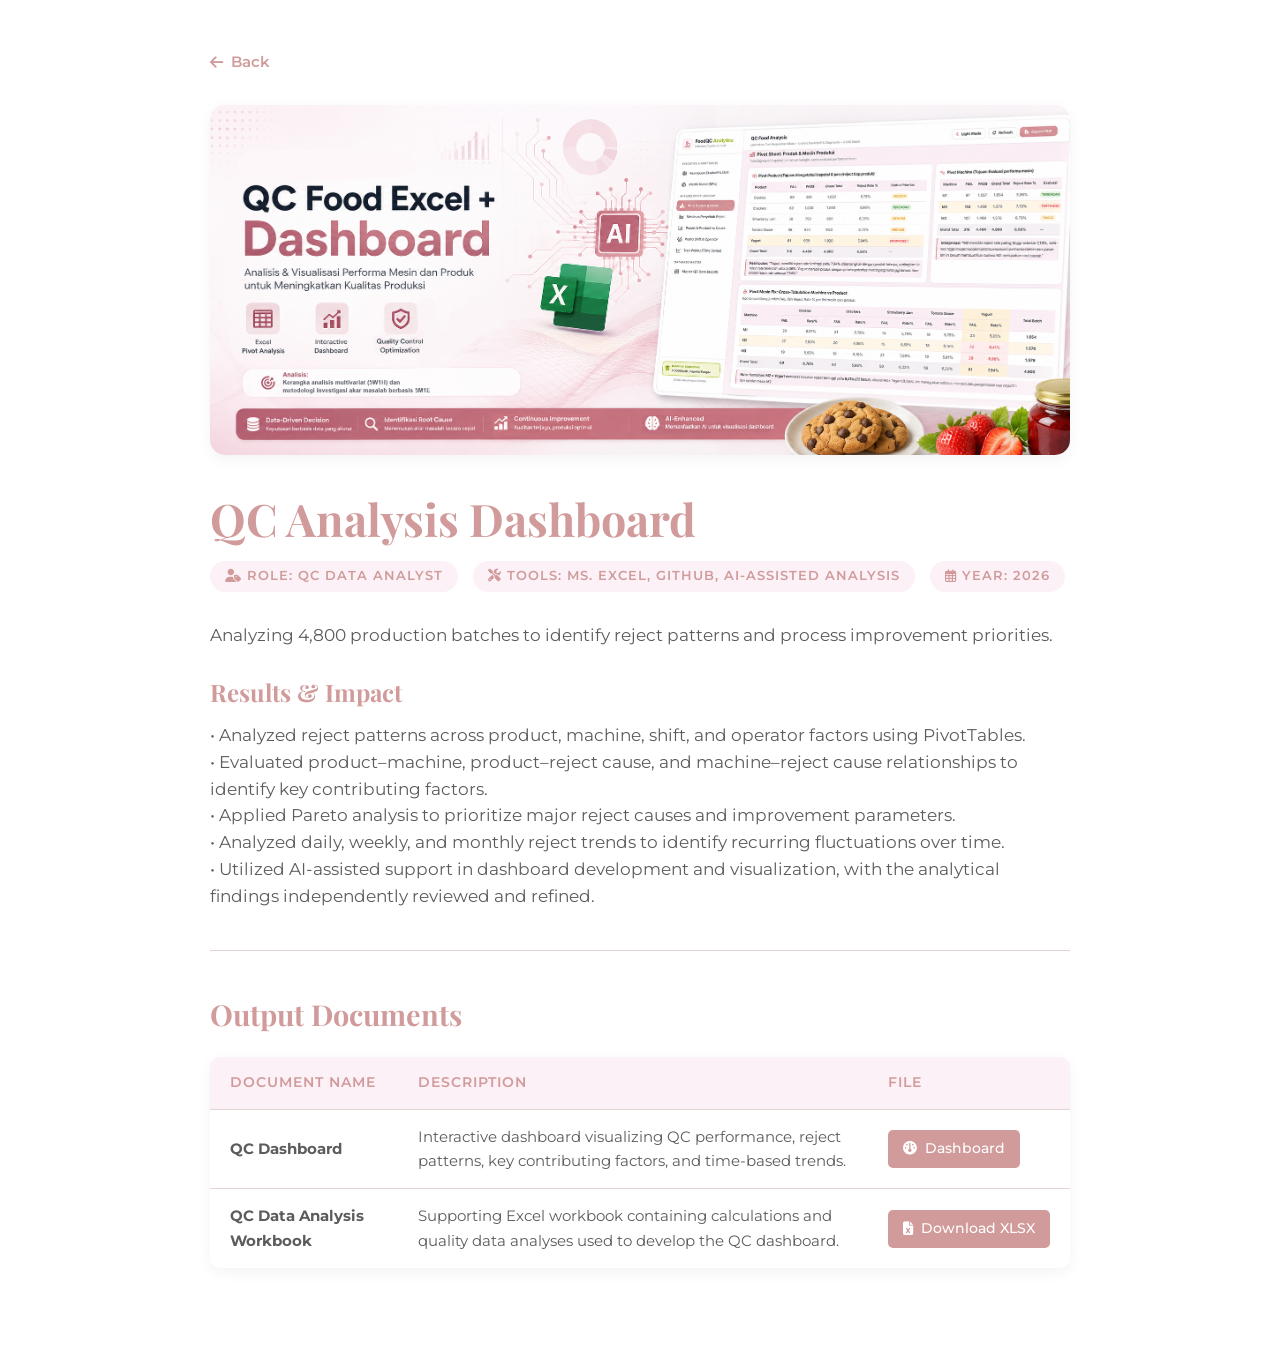
<file: portofolio/portfolio4/index.html>
<!DOCTYPE html>
<html lang="en">
<head>
    <meta charset="UTF-8">
    <meta name="viewport" content="width=device-width, initial-scale=1.0">
    <title>Portfolio - QC Analysis Dashboard</title>
    
    <!-- Import Google Fonts & Icons -->
    <link href="https://fonts.googleapis.com/css2?family=Playfair+Display:wght@500;700&family=Montserrat:wght@400;500;600&display=swap" rel="stylesheet">
    <link rel="stylesheet" href="https://cdnjs.cloudflare.com/ajax/libs/font-awesome/6.4.0/css/all.min.css">
    
    <style>
        :root {
            --primary-pink: #d19b9b;
            --primary-green: #b2c22b;
            --bg-pink: #fbf1f7;
            --text-dark: #5c5c5c;
            --text-light: #ffffff;
            --border-color: #e0d4d4;
        }

        * { margin: 0; padding: 0; box-sizing: border-box; }
        body { font-family: 'Montserrat', sans-serif; background-color: var(--text-light); color: var(--text-dark); line-height: 1.6; padding-bottom: 50px; }

        .container { max-width: 900px; margin: 50px auto; padding: 0 20px; }
        
        .back-btn { display: inline-flex; align-items: center; margin-bottom: 30px; text-decoration: none; color: var(--primary-pink); font-weight: 600; font-size: 0.95rem; transition: color 0.3s ease; }
        .back-btn i { margin-right: 8px; }
        .back-btn:hover { color: var(--primary-green); }

        /* --- Gambar Hero Portofolio --- */
        .project-hero-img { width: 100%; height: 350px; object-fit: cover; border-radius: 15px; margin-bottom: 30px; box-shadow: 0 4px 15px rgba(0,0,0,0.05); }

        .project-title { font-family: 'Playfair Display', serif; font-size: 2.8rem; color: var(--primary-pink); margin-bottom: 15px; line-height: 1.2; }
        
        /* --- Informasi Meta --- */
        .project-meta { display: flex; flex-wrap: wrap; gap: 15px; margin-bottom: 30px; }
        .meta-tag { background-color: var(--bg-pink); color: var(--primary-pink); padding: 5px 15px; border-radius: 20px; font-size: 0.8rem; font-weight: 600; text-transform: uppercase; letter-spacing: 1px; }
        
        .project-desc { margin-bottom: 40px; font-size: 1.05rem; }
        .project-desc h3 { font-family: 'Playfair Display', serif; font-size: 1.5rem; color: var(--primary-pink); margin: 25px 0 10px 0; }

        /* --- Style Tabel --- */
        .doc-section-title { font-family: 'Playfair Display', serif; font-size: 1.8rem; color: var(--primary-pink); margin-bottom: 20px; border-top: 1px solid var(--border-color); padding-top: 40px; }
        .doc-table { width: 100%; border-collapse: collapse; margin-bottom: 30px; background-color: #fff; box-shadow: 0 4px 15px rgba(0,0,0,0.05); border-radius: 10px; overflow: hidden; }
        .doc-table th, .doc-table td { padding: 15px 20px; text-align: left; border-bottom: 1px solid var(--border-color); font-size: 0.95rem; }
        .doc-table th { background-color: var(--bg-pink); color: var(--primary-pink); font-weight: 600; text-transform: uppercase; font-size: 0.85rem; letter-spacing: 1px; }
        .doc-table tr:hover { background-color: #fcf9fa; }
        .doc-table tr:last-child td { border-bottom: none; }

        /* --- Tombol Download --- */
        .download-btn { display: inline-flex; align-items: center; padding: 8px 15px; background-color: var(--primary-pink); color: #fff; text-decoration: none; border-radius: 5px; font-size: 0.85rem; font-weight: 500; transition: background-color 0.3s; white-space: nowrap; }
        .download-btn i { margin-right: 8px; }
        .download-btn:hover { background-color: var(--primary-green); }

        @media (max-width: 768px) {
            .project-title { font-size: 2.2rem; }
            .project-hero-img { height: 200px; }
            .table-responsive { overflow-x: auto; -webkit-overflow-scrolling: touch; }
        }
    </style>
</head>
<body>

    <div class="container">
        <!-- Teks tombol diubah ke Bahasa Inggris -->
        <a href="../../" class="back-btn"><i class="fas fa-arrow-left"></i> Back</a>
        
        <img src="header.png" alt="Project Cover" class="project-hero-img">

        <!-- Judul tetap Bahasa Indonesia -->
        <h1 class="project-title">QC Analysis Dashboard</h1>
        
        <div class="project-meta">
            <span class="meta-tag"><i class="fas fa-user-tag"></i> Role: QC Data Analyst</span>
            <span class="meta-tag"><i class="fas fa-tools"></i> Tools: Ms. Excel, Github, AI-Assisted Analysis</span>
            <!-- Label diubah ke Bahasa Inggris -->
            <span class="meta-tag"><i class="far fa-calendar-alt"></i> Year: 2026</span>
        </div>

        <div class="project-desc">
            <!-- Isi deskripsi tetap Bahasa Indonesia -->
            <p>Analyzing 4,800 production batches to identify reject patterns and process improvement priorities.</p>
            
            <!-- Judul Sub-section diubah ke Bahasa Inggris -->
            <h3>Results & Impact</h3>
            <p>• Analyzed reject patterns across product, machine, shift, and operator factors using PivotTables.</p>
            <p>• Evaluated product–machine, product–reject cause, and machine–reject cause relationships to identify key contributing factors.</p>
            <p>• Applied Pareto analysis to prioritize major reject causes and improvement parameters.</p>
            <p>• Analyzed daily, weekly, and monthly reject trends to identify recurring fluctuations over time.</p>
            <p>• Utilized AI-assisted support in dashboard development and visualization, with the analytical findings independently reviewed and refined.</p>
        </div>

        <!-- Judul section tabel diubah ke Bahasa Inggris -->
        <h2 class="doc-section-title">Output Documents</h2>
        <div class="table-responsive">
            <table class="doc-table">
                <thead>
                    <tr>
                        <!-- Header tabel diubah ke Bahasa Inggris -->
                        <th>Document Name</th>
                        <th>Description</th>
                        <th>File</th>
                    </tr>
                </thead>
                <tbody>
                    <tr>
                        <!-- Nama dokumen & keterangan tetap Bahasa Indonesia -->
                        <td><strong>QC Dashboard</strong></td>
                        <td>Interactive dashboard visualizing QC performance, reject patterns, key contributing factors, and time-based trends.</td>
                        <!-- Teks tombol diubah ke Bahasa Inggris -->
                        <td><a href="dashboard/" class="download-btn" target="_blank"><i class="fa fa-dashboard"></i> Dashboard</a></td>
                    </tr>
                      <tr>
                        <!-- Nama dokumen & keterangan tetap Bahasa Indonesia -->
                        <td><strong>QC Data Analysis Workbook</strong></td>
                        <td>Supporting Excel workbook containing calculations and quality data analyses used to develop the QC dashboard.</td>
                        <!-- Teks tombol diubah ke Bahasa Inggris -->
                        <td><a href="dashboard/data/Dataset_QC_Food_Realistis_4800.xlsx" class="download-btn" target="_blank"><i class="fas fa-file-excel"></i> Download XLSX</a></td>
                    </tr>
                </tbody>
            </table>
        </div>
        
    </div>

</body>
</html>
</file>
